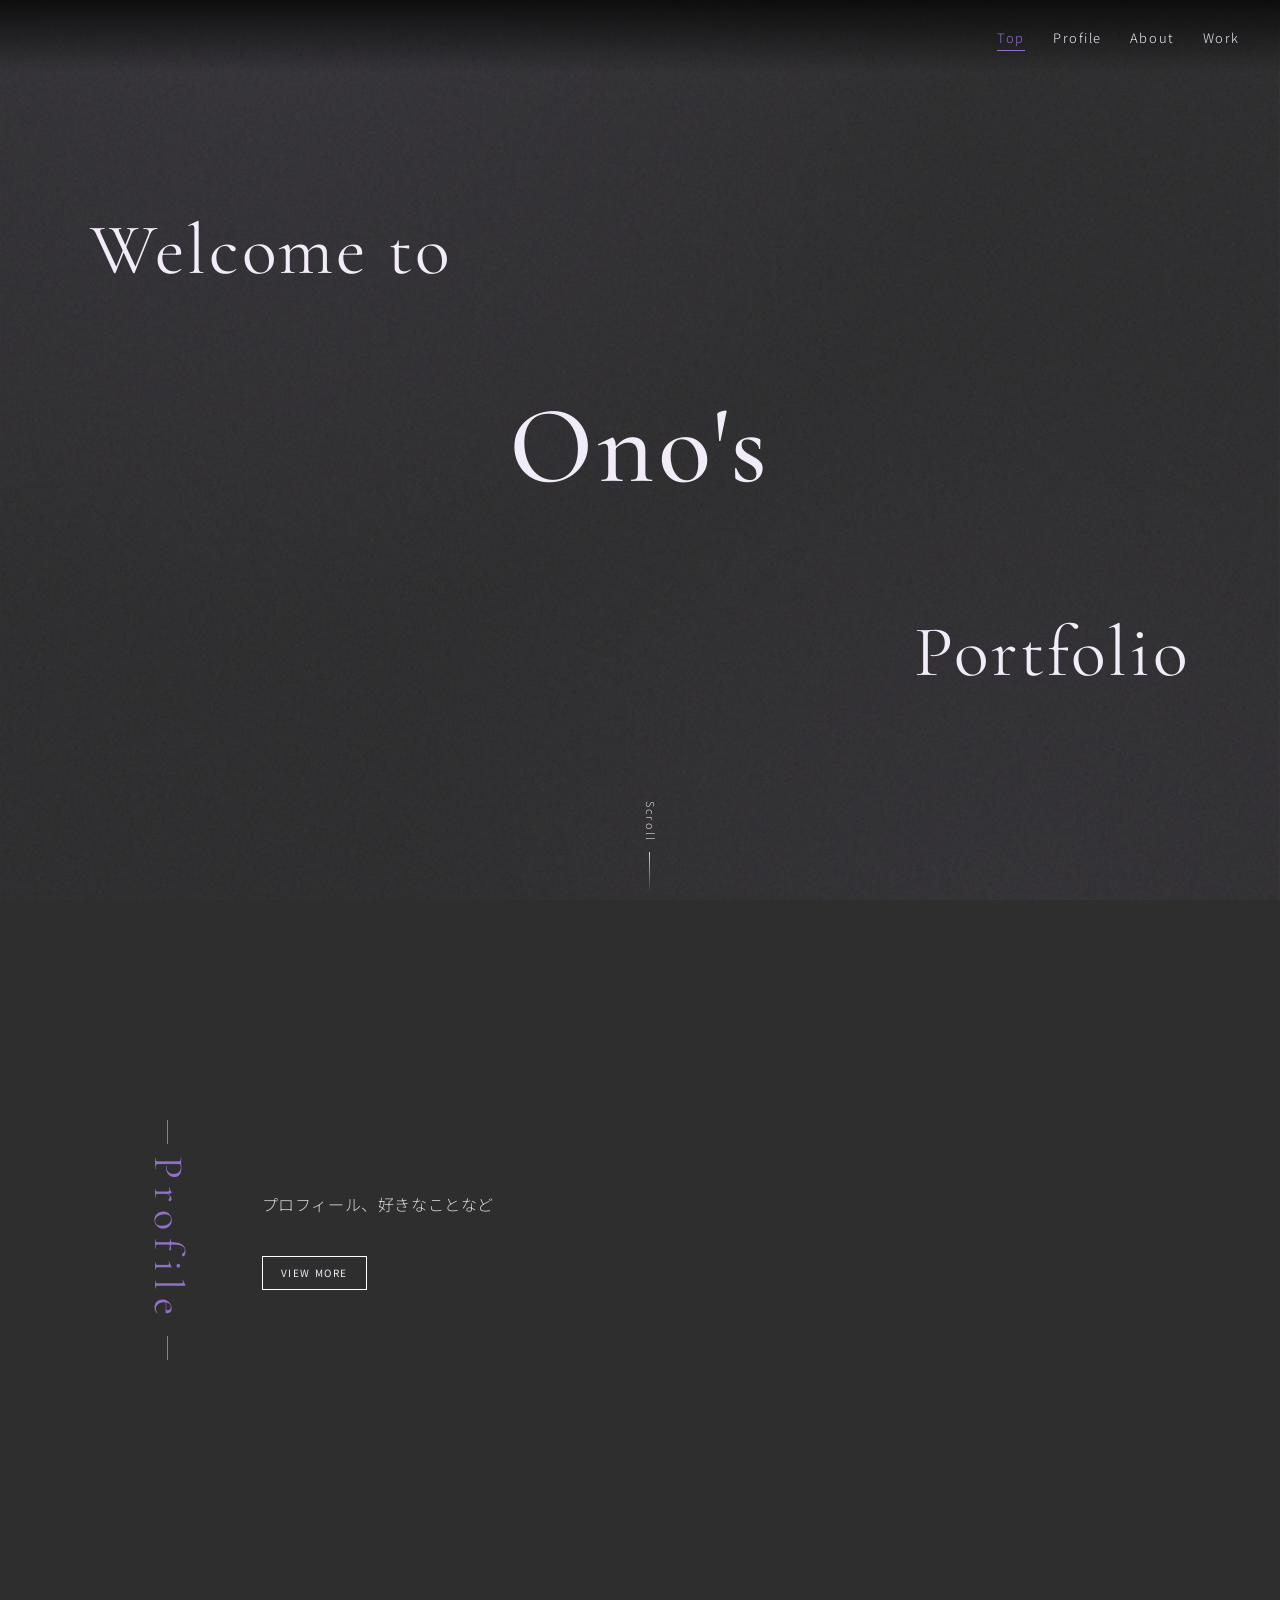
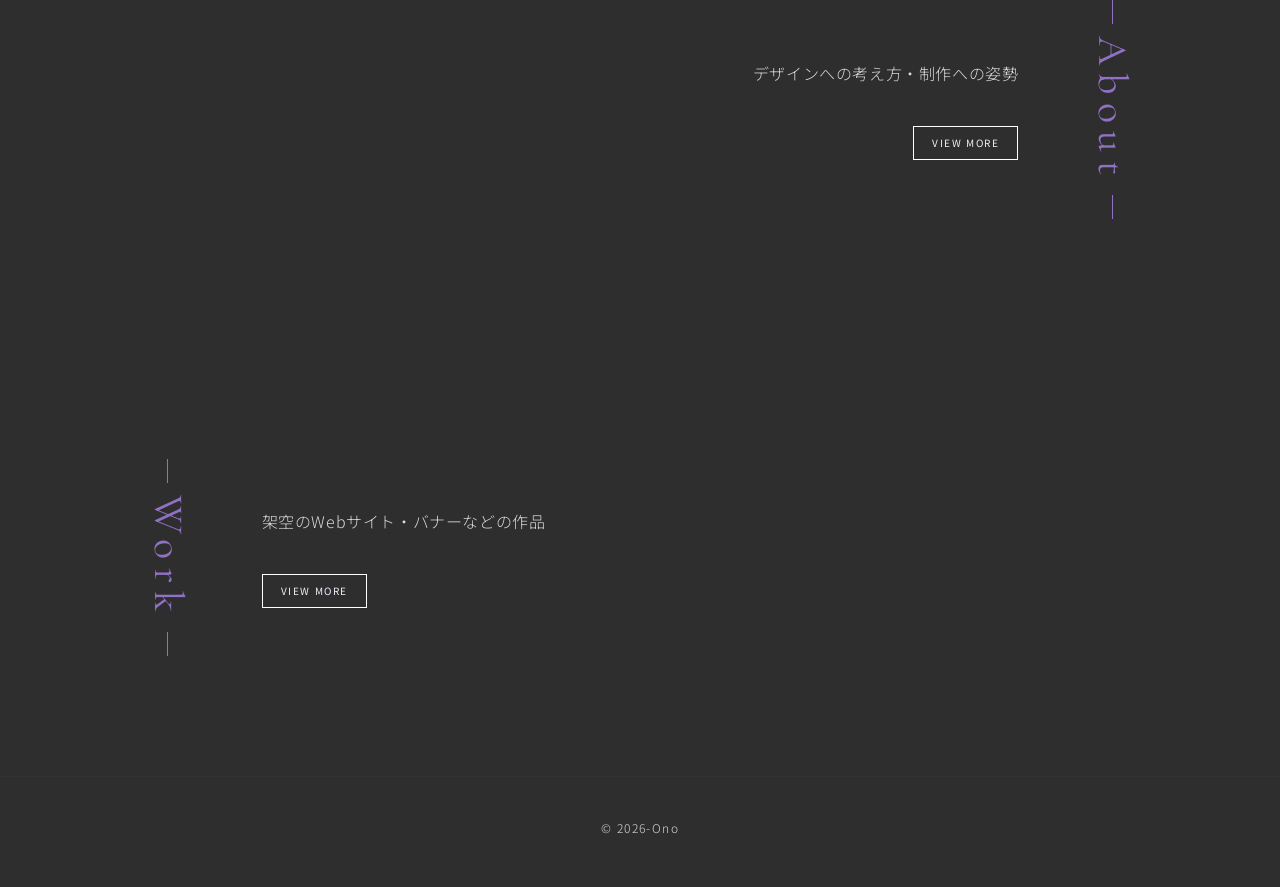
<file: index.html>
<!DOCTYPE html>
<html lang="ja">
<head>
  <meta charset="UTF-8">
  <meta name="viewport" content="width=device-width, initial-scale=1.0">
  <title>Ono's Portfolio | Web Designer</title>
  <meta name="description" content="Webデザイナー Ono のポートフォリオサイトです。デザインとコーディングを軸に、見やすく使いやすいWebサイトづくりを大切にしています。">
  <!-- フォント（Google Fonts） -->
  <link rel="preconnect" href="https://fonts.googleapis.com">
  <link rel="preconnect" href="https://fonts.gstatic.com" crossorigin>
  <link href="https://fonts.googleapis.com/css2?family=Cormorant+Garamond:ital,wght@0,400;0,500;0,600;1,400&family=Noto+Sans+JP:wght@300;400;500&display=swap" rel="stylesheet">
  <!-- CSS -->
  <link rel="stylesheet" href="css/style.css">
</head>
<body>
  <!-- ========== ヘッダー / ナビゲーション ========== -->
  <header class="header">
    <div class="header__inner">
      <!-- スマホ用メニューボタン（ハンバーガー） -->
      <button class="hamburger" type="button" aria-label="メニューを開く" aria-expanded="false">
        <span class="hamburger__line"></span>
        <span class="hamburger__line"></span>
        <span class="hamburger__line"></span>
      </button>

      <!-- ナビゲーション：Top → Profile → About → Work -->
      <nav class="nav" aria-label="メインメニュー">
        <ul class="nav__list">
          <li class="nav__item"><a href="index.html" class="nav__link is-active">Top</a></li>
          <li class="nav__item"><a href="profile.html" class="nav__link">Profile</a></li>
          <li class="nav__item"><a href="about.html" class="nav__link">About</a></li>
          <li class="nav__item"><a href="work.html" class="nav__link">Work</a></li>
        </ul>
      </nav>
    </div>
  </header>

  <main>
    <!-- ========== ヒーロー（ファーストビュー） ========== -->
    <section class="hero" id="top">
      <div class="hero__inner">
        <!-- スタッガード（ずれて並ぶ）見出し -->
        <p class="hero__line hero__line--welcome">Welcome to</p>
        <h1 class="hero__line hero__line--name">Ono's</h1>
        <p class="hero__line hero__line--portfolio">Portfolio</p>
      </div>
      <!-- スクロール案内 -->
      <a href="#profile-preview" class="hero__scroll" aria-label="下にスクロール">
        <span class="hero__scroll-text">Scroll</span>
      </a>
    </section>

    <!-- ========== Profile プレビュー ========== -->
    <section class="preview preview--left fade-in" id="profile-preview">
      <h2 class="preview__title">Profile</h2>
      <div class="preview__body">
        <div class="preview__content">
          <p class="preview__text">プロフィール、好きなことなど</p>
          <a href="profile.html" class="btn">VIEW MORE</a>
        </div>
      </div>
    </section>

    <!-- ========== About プレビュー ========== -->
    <section class="preview preview--right fade-in" id="about-preview">
      <h2 class="preview__title">About</h2>
      <div class="preview__body">
        <div class="preview__content">
          <p class="preview__text">デザインへの考え方・制作への姿勢</p>
          <a href="about.html" class="btn">VIEW MORE</a>
        </div>
      </div>
    </section>

    <!-- ========== Work プレビュー ========== -->
    <section class="preview preview--left fade-in" id="work-preview">
      <h2 class="preview__title">Work</h2>
      <div class="preview__body">
        <div class="preview__content">
          <p class="preview__text">架空のWebサイト・バナーなどの作品</p>
          <a href="work.html" class="btn">VIEW MORE</a>
        </div>
      </div>
    </section>
  </main>

  <!-- ========== フッター ========== -->
  <footer class="footer">
    <p class="footer__copy">&copy; 2026-Ono</p>
  </footer>

  <!-- JavaScript -->
  <script src="js/script.js"></script>
</body>
</html>
</file>
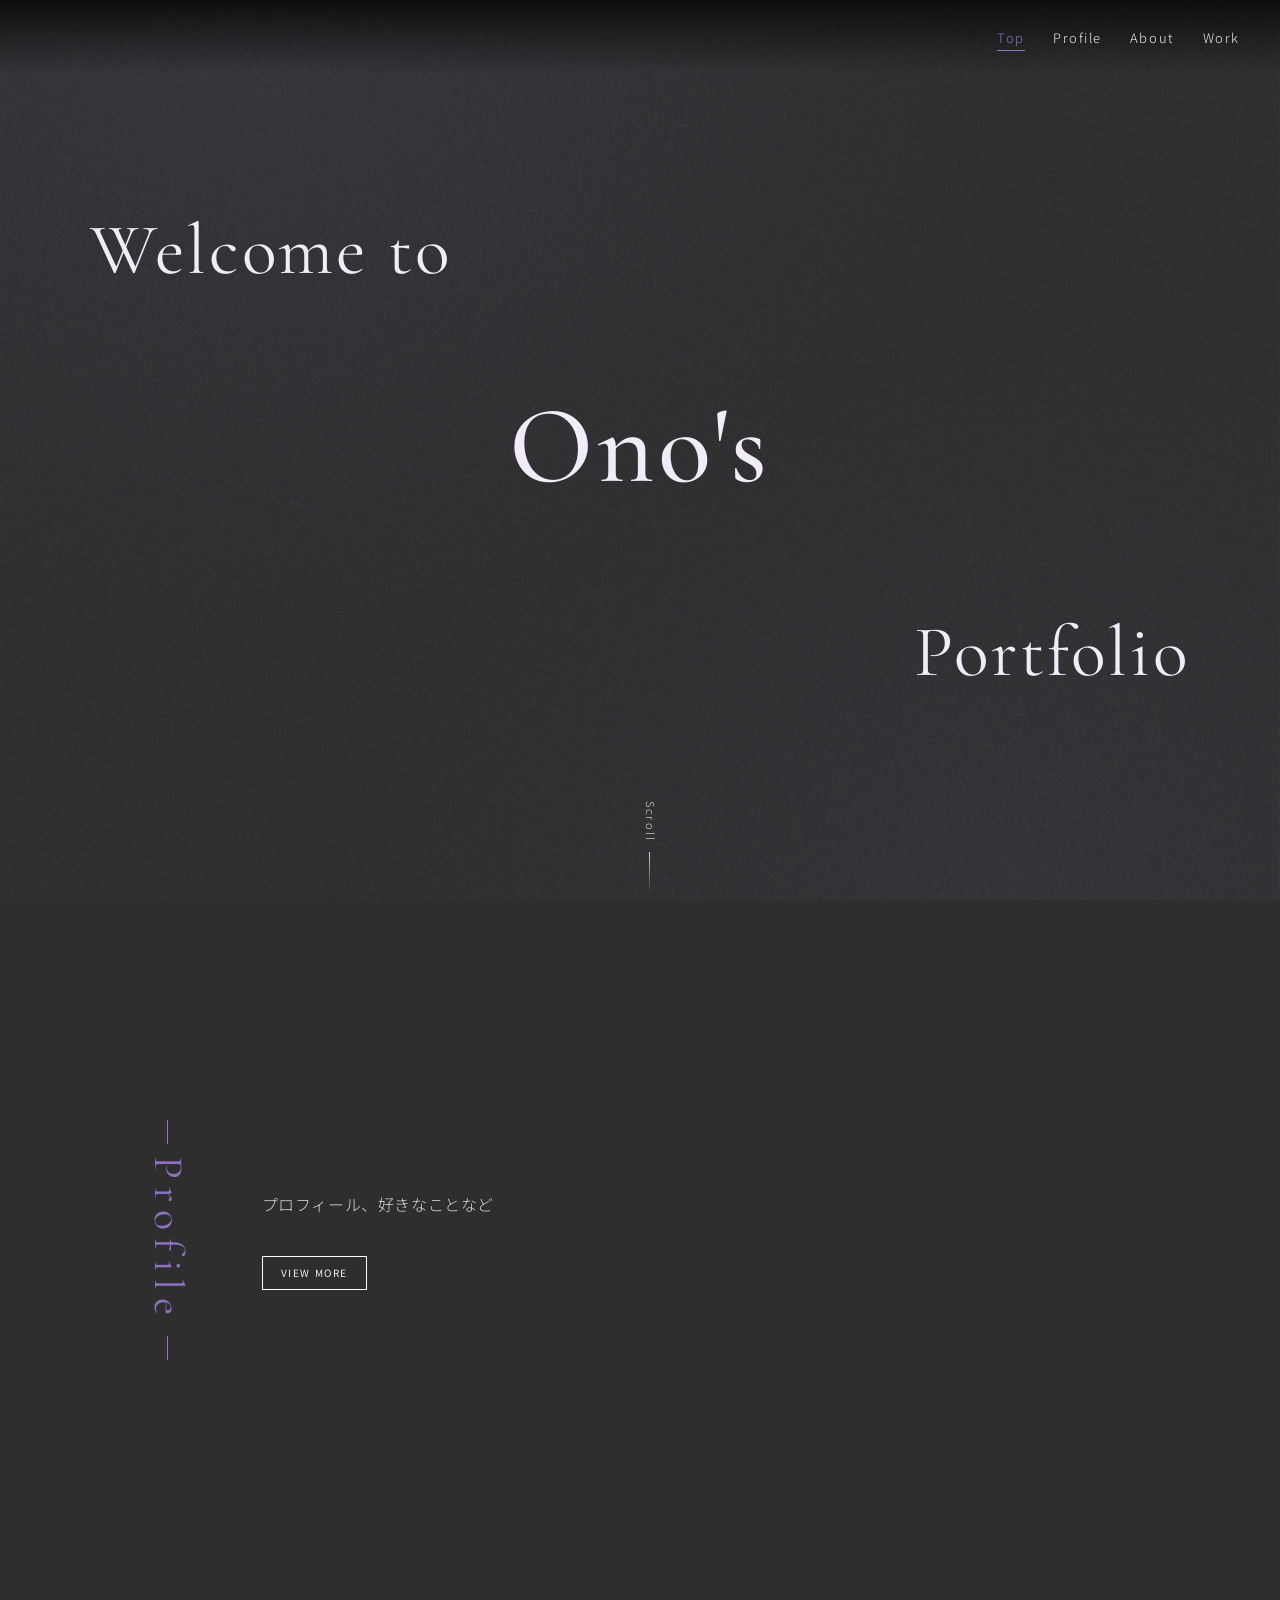
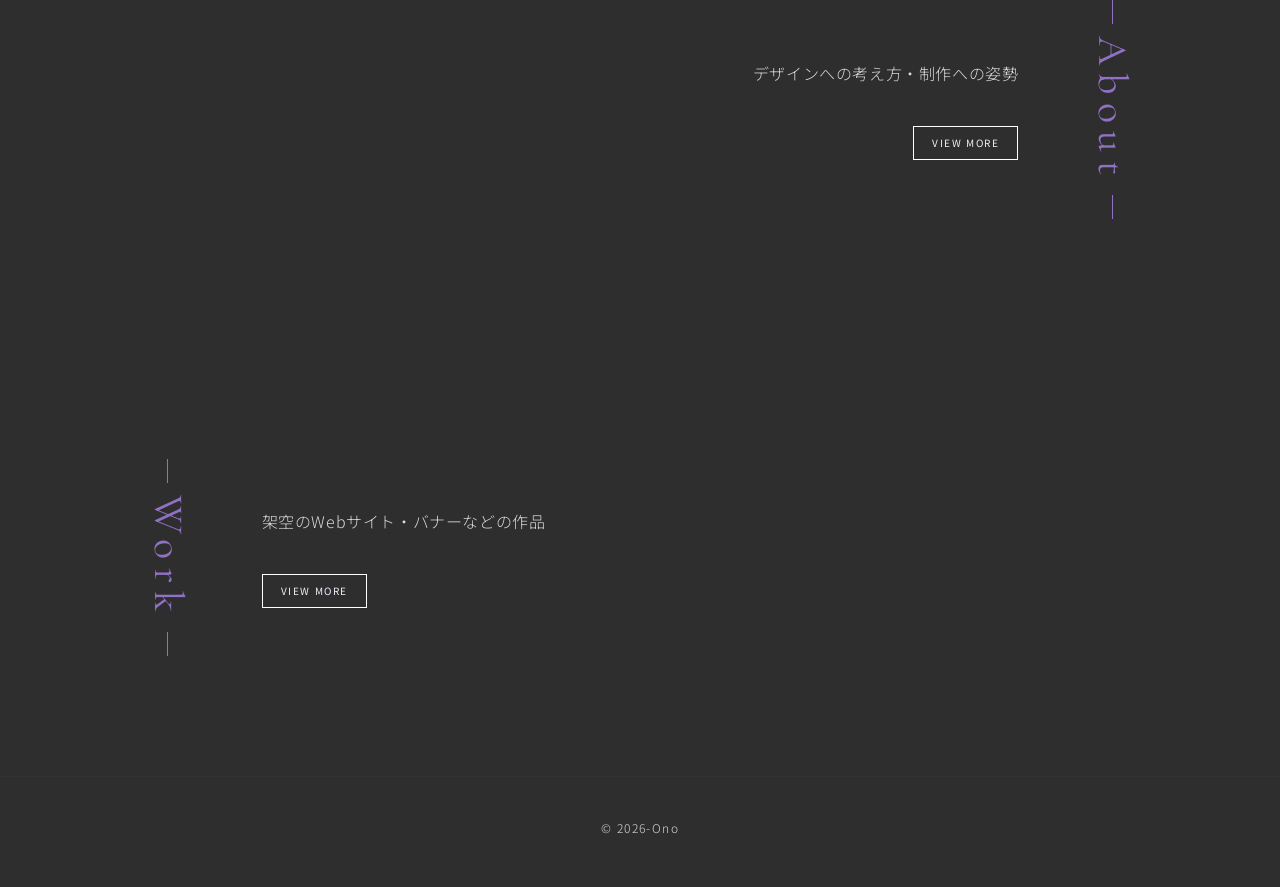
<file: PFサイト/index.html>
<!DOCTYPE html>
<html lang="ja">
<head>
  <meta charset="UTF-8">
  <meta name="viewport" content="width=device-width, initial-scale=1.0">
  <title>Ono's Portfolio | Web Designer</title>
  <meta name="description" content="Webデザイナー Ono のポートフォリオサイトです。デザインとコーディングを軸に、見やすく使いやすいWebサイトづくりを大切にしています。">
  <!-- フォント（Google Fonts） -->
  <link rel="preconnect" href="https://fonts.googleapis.com">
  <link rel="preconnect" href="https://fonts.gstatic.com" crossorigin>
  <link href="https://fonts.googleapis.com/css2?family=Cormorant+Garamond:ital,wght@0,400;0,500;0,600;1,400&family=Noto+Sans+JP:wght@300;400;500&display=swap" rel="stylesheet">
  <!-- CSS -->
  <link rel="stylesheet" href="css/style.css">
</head>
<body>
  <!-- ========== ヘッダー / ナビゲーション ========== -->
  <header class="header">
    <div class="header__inner">
      <!-- スマホ用メニューボタン（ハンバーガー） -->
      <button class="hamburger" type="button" aria-label="メニューを開く" aria-expanded="false">
        <span class="hamburger__line"></span>
        <span class="hamburger__line"></span>
        <span class="hamburger__line"></span>
      </button>

      <!-- ナビゲーション：Top → Profile → About → Work -->
      <nav class="nav" aria-label="メインメニュー">
        <ul class="nav__list">
          <li class="nav__item"><a href="index.html" class="nav__link is-active">Top</a></li>
          <li class="nav__item"><a href="profile.html" class="nav__link">Profile</a></li>
          <li class="nav__item"><a href="about.html" class="nav__link">About</a></li>
          <li class="nav__item"><a href="work.html" class="nav__link">Work</a></li>
        </ul>
      </nav>
    </div>
  </header>

  <main>
    <!-- ========== ヒーロー（ファーストビュー） ========== -->
    <section class="hero" id="top">
      <div class="hero__inner">
        <!-- スタッガード（ずれて並ぶ）見出し -->
        <p class="hero__line hero__line--welcome">Welcome to</p>
        <h1 class="hero__line hero__line--name">Ono's</h1>
        <p class="hero__line hero__line--portfolio">Portfolio</p>
      </div>
      <!-- スクロール案内 -->
      <a href="#profile-preview" class="hero__scroll" aria-label="下にスクロール">
        <span class="hero__scroll-text">Scroll</span>
      </a>
    </section>

    <!-- ========== Profile プレビュー ========== -->
    <section class="preview preview--left fade-in" id="profile-preview">
      <h2 class="preview__title">Profile</h2>
      <div class="preview__body">
        <div class="preview__content">
          <p class="preview__text">プロフィール、好きなことなど</p>
          <a href="profile.html" class="btn">VIEW MORE</a>
        </div>
        <!-- <div class="preview__media">
          <img src="img/about-thumb.svg" alt="プロフィールイメージ" width="200" height="200">
        </div> -->
      </div>
    </section>

    <!-- ========== About プレビュー ========== -->
    <section class="preview preview--right fade-in" id="about-preview">
      <h2 class="preview__title">About</h2>
      <div class="preview__body">
        <div class="preview__content">
          <p class="preview__text">デザインへの考え方・制作への姿勢</p>
          <a href="about.html" class="btn">VIEW MORE</a>
        </div>
      </div>
    </section>

    <!-- ========== Work プレビュー ========== -->
    <section class="preview preview--left fade-in" id="work-preview">
      <h2 class="preview__title">Work</h2>
      <div class="preview__body">
        <div class="preview__content">
          <p class="preview__text">架空のWebサイト・バナーなどの作品</p>
          <a href="work.html" class="btn">VIEW MORE</a>
        </div>
      </div>
    </section>
  </main>

  <!-- ========== フッター ========== -->
  <footer class="footer">
    <p class="footer__copy">&copy; 2026-Ono</p>
  </footer>

  <!-- JavaScript -->
  <script src="js/script.js"></script>
</body>
</html>
</file>
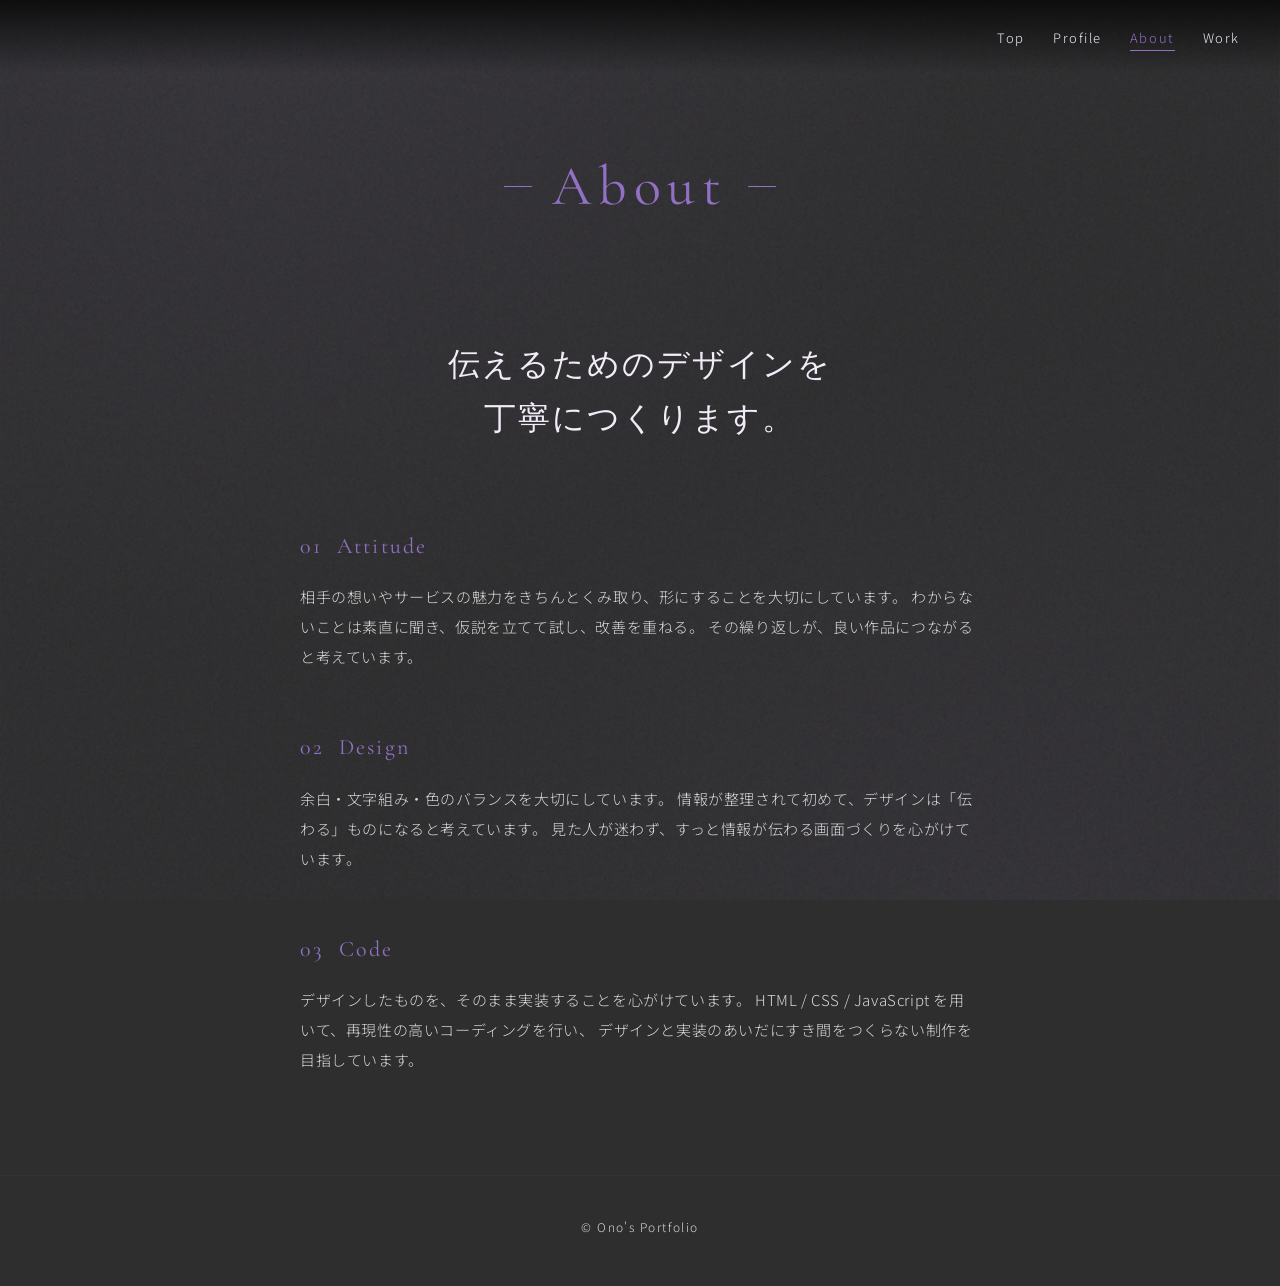
<file: about.html>
<!DOCTYPE html>
<html lang="ja">
<head>
  <meta charset="UTF-8">
  <meta name="viewport" content="width=device-width, initial-scale=1.0">
  <title>About | Ono's Portfolio</title>
  <meta name="description" content="Webデザイナー Ono の考え方・制作への姿勢">
  <link rel="preconnect" href="https://fonts.googleapis.com">
  <link rel="preconnect" href="https://fonts.gstatic.com" crossorigin>
  <link href="https://fonts.googleapis.com/css2?family=Cormorant+Garamond:ital,wght@0,400;0,500;0,600;1,400&family=Noto+Sans+JP:wght@300;400;500&display=swap" rel="stylesheet">
  <link rel="stylesheet" href="css/style.css">
</head>
<body>
  <!-- ========== ヘッダー / ナビゲーション ========== -->
  <header class="header">
    <div class="header__inner">
      <button class="hamburger" type="button" aria-label="メニューを開く" aria-expanded="false">
        <span class="hamburger__line"></span>
        <span class="hamburger__line"></span>
        <span class="hamburger__line"></span>
      </button>

      <nav class="nav" aria-label="メインメニュー">
        <ul class="nav__list">
          <li class="nav__item"><a href="index.html" class="nav__link">Top</a></li>
          <li class="nav__item"><a href="profile.html" class="nav__link">Profile</a></li>
          <li class="nav__item"><a href="about.html" class="nav__link is-active">About</a></li>
          <li class="nav__item"><a href="work.html" class="nav__link">Work</a></li>
        </ul>
      </nav>
    </div>
  </header>

  <main>
    <!-- ========== About ページ ========== -->
    <section class="page-hero">
      <h1 class="page-hero__title">About</h1>
    </section>

    <!-- リード文 -->
    <section class="about-lead fade-in">
      <p class="about-lead__text">
        <!-- 「見た目がきれい」だけで終わらない。<br> -->
        伝えるためのデザインを<br>丁寧につくります。
      </p>
    </section>

    <!-- 考え方・姿勢 -->
    <section class="about-list fade-in">
      <article class="about-item">
        <h2 class="about-item__title">01&nbsp;&nbsp;Attitude</h2>
        <p class="about-item__text">
          相手の想いやサービスの魅力をきちんとくみ取り、形にすることを大切にしています。
          わからないことは素直に聞き、仮説を立てて試し、改善を重ねる。
          その繰り返しが、良い作品につながると考えています。
        </p>
      </article>


      <article class="about-item">
        <h2 class="about-item__title">02&nbsp;&nbsp;Design</h2>
        <p class="about-item__text">
          余白・文字組み・色のバランスを大切にしています。
          情報が整理されて初めて、デザインは「伝わる」ものになると考えています。
          見た人が迷わず、すっと情報が伝わる画面づくりを心がけています。
        </p>
      </article>

      <article class="about-item">
        <h2 class="about-item__title">03&nbsp;&nbsp;Code</h2>
        <p class="about-item__text">
          デザインしたものを、そのまま実装することを心がけています。
          HTML / CSS / JavaScript を用いて、再現性の高いコーディングを行い、
          デザインと実装のあいだにすき間をつくらない制作を目指しています。
        </p>
      </article>

    </section>
  </main>

  <footer class="footer">
    <p class="footer__copy">&copy; Ono's Portfolio</p>
  </footer>

  <script src="js/script.js"></script>
</body>
</html>
</file>
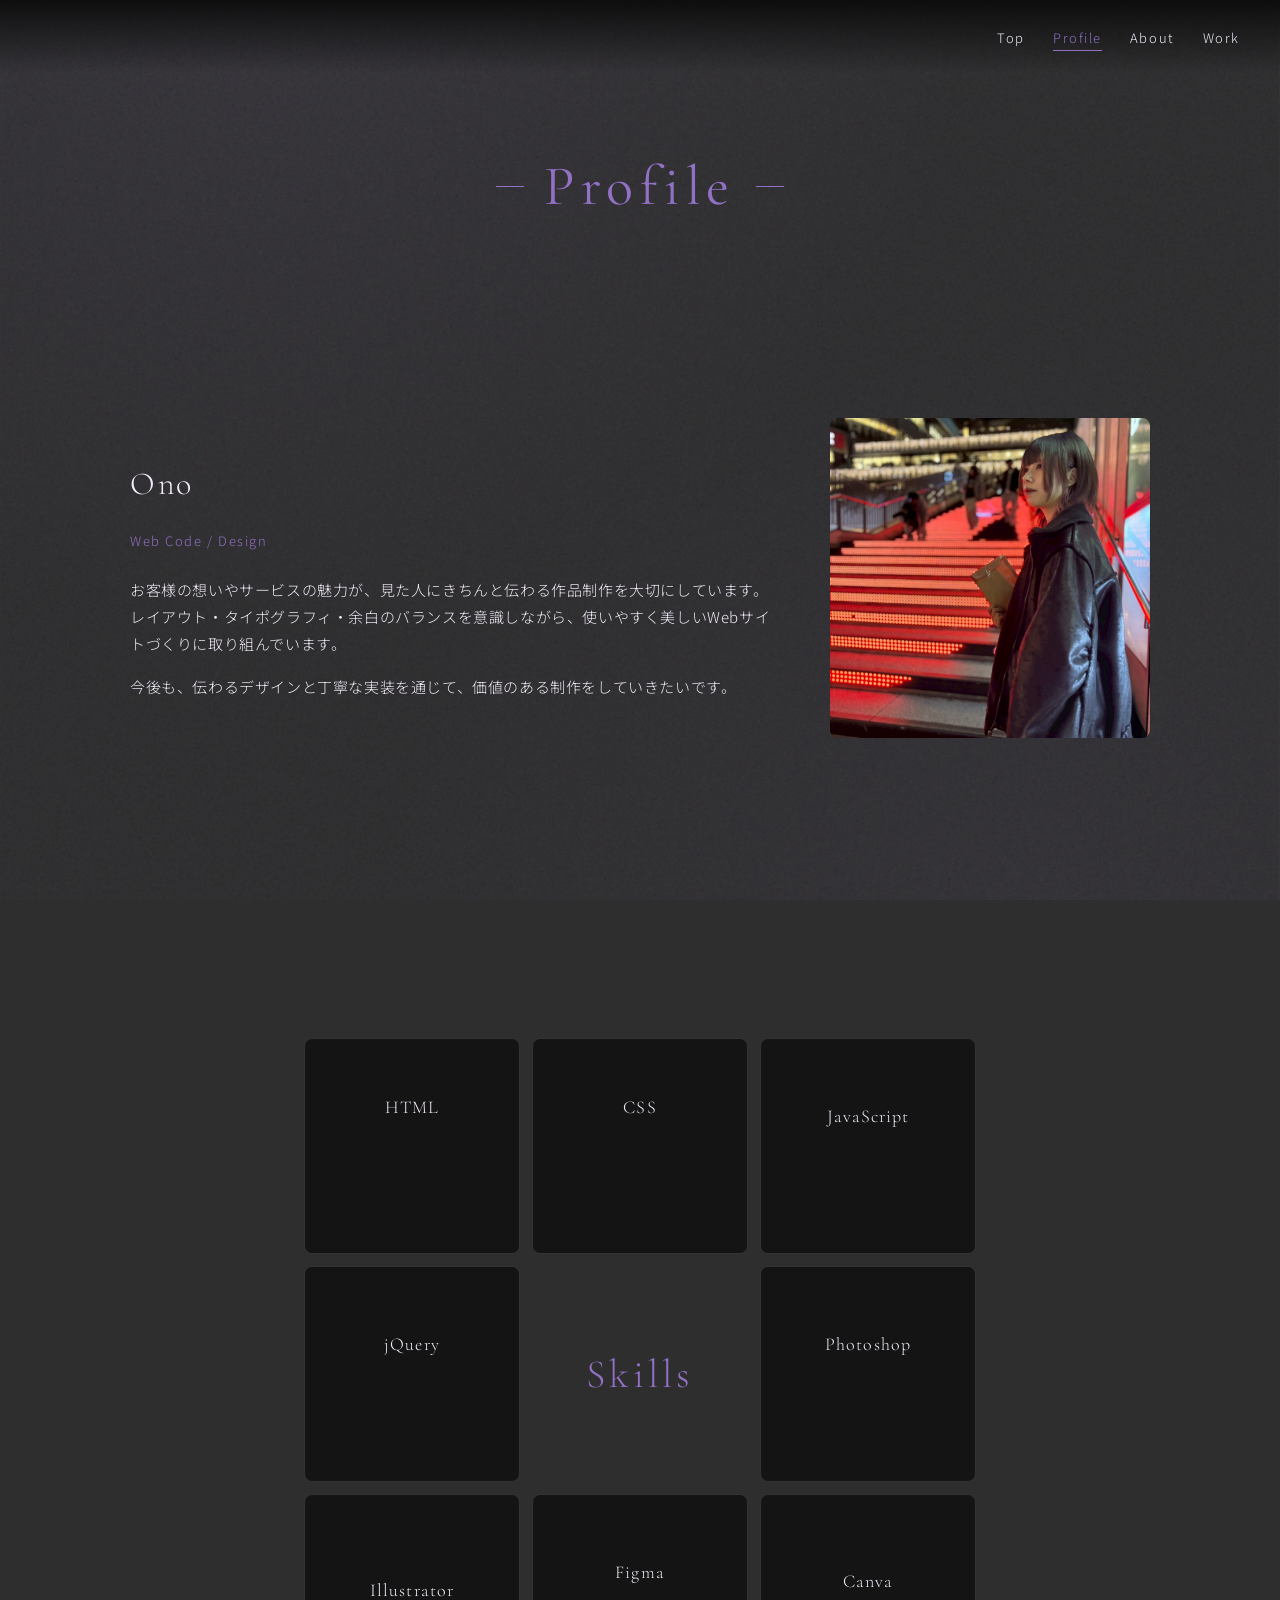
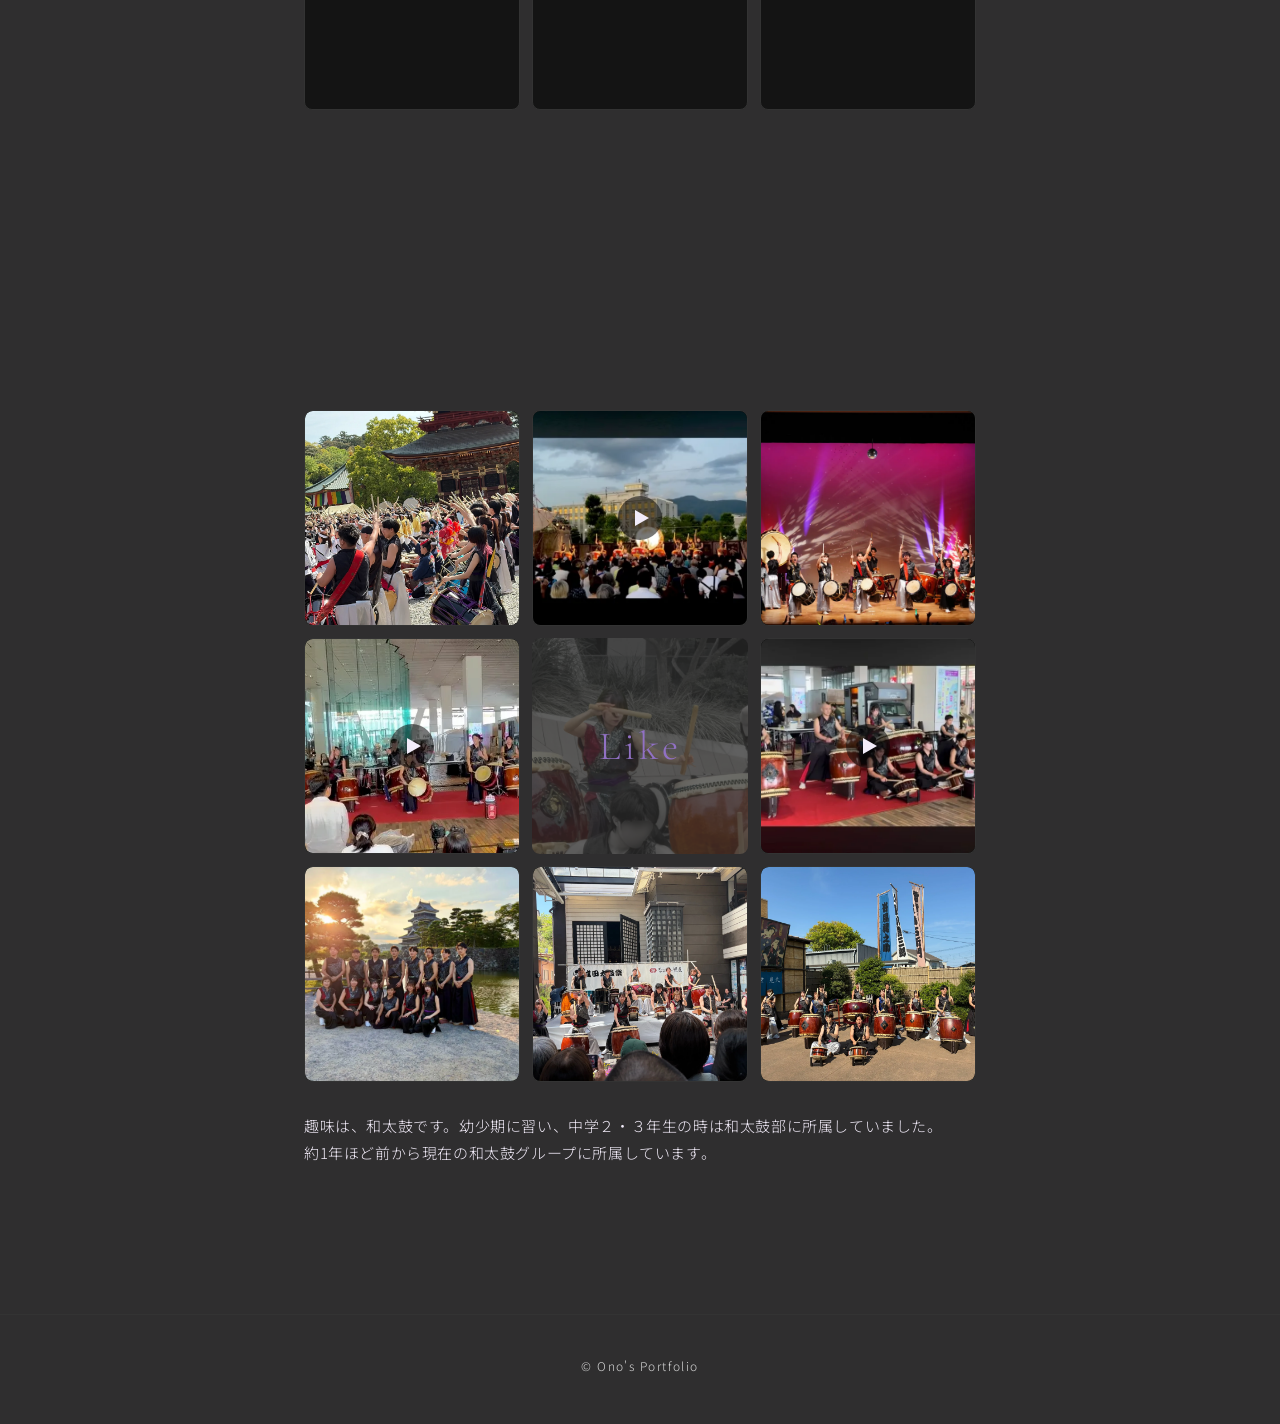
<file: profile.html>
<!DOCTYPE html>
<html lang="ja">
<head>
  <meta charset="UTF-8">
  <meta name="viewport" content="width=device-width, initial-scale=1.0">
  <title>Profile | Ono's Portfolio</title>
  <meta name="description" content="Webデザイナー Ono のプロフィール・好きなこと・スキルをご紹介します。">
  <link rel="preconnect" href="https://fonts.googleapis.com">
  <link rel="preconnect" href="https://fonts.gstatic.com" crossorigin>
  <link href="https://fonts.googleapis.com/css2?family=Cormorant+Garamond:ital,wght@0,400;0,500;0,600;1,400&family=Noto+Sans+JP:wght@300;400;500&display=swap" rel="stylesheet">
  <link rel="stylesheet" href="css/style.css">
</head>
<body class="page-profile">
  <!-- ========== ヘッダー / ナビゲーション ========== -->
  <header class="header">
    <div class="header__inner">
      <button class="hamburger" type="button" aria-label="メニューを開く" aria-expanded="false">
        <span class="hamburger__line"></span>
        <span class="hamburger__line"></span>
        <span class="hamburger__line"></span>
      </button>

      <nav class="nav" aria-label="メインメニュー">
        <ul class="nav__list">
          <li class="nav__item"><a href="index.html" class="nav__link">Top</a></li>
          <li class="nav__item"><a href="profile.html" class="nav__link is-active">Profile</a></li>
          <li class="nav__item"><a href="about.html" class="nav__link">About</a></li>
          <li class="nav__item"><a href="work.html" class="nav__link">Work</a></li>
        </ul>
      </nav>
    </div>
  </header>

  <main class="profile-main">
    <!-- ========== Profile ページ ========== -->
    <section class="page-hero">
      <h1 class="page-hero__title">Profile</h1>
    </section>

    <!-- ---------- プロフィール紹介 ---------- -->
    <section class="profile fade-in">
      <div class="profile__inner">
        <div class="profile__text">
          <p class="profile__name">Ono</p>
          <p class="profile__role">Web Code / Design</p>
          <p>
            お客様の想いやサービスの魅力が、見た人にきちんと伝わる作品制作を大切にしています。
            レイアウト・タイポグラフィ・余白のバランスを意識しながら、使いやすく美しいWebサイトづくりに取り組んでいます。
          </p>
          <p>
            <!-- HTML / CSS / JavaScript でのコーディングも行い、デザインから実装まで一貫して対応できます。 -->
            今後も、伝わるデザインと丁寧な実装を通じて、価値のある制作をしていきたいです。
          </p>
        </div>
        <div class="profile__image">
          <img src="img/profile02.jpg" alt="Onoのプロフィール写真" width="400" height="400">
        </div>
      </div>
    </section>
    
    <!-- ---------- Skills（スキル） ---------- -->
    <section class="skills fade-in">
      <!--
        3×3のグリッド。
        中央セルに「Skills」、周囲に使用できる技術を配置します。
      -->
      <div class="grid-3x3 grid-3x3--skills">
        <div class="grid-3x3__item grid-3x3__item--skill">
          <span class="skill-name">HTML</span>
          <p class="skill__caption">オリジナルのWebサイトを制作しています。<br>デザインカンプからのコーディング、レスポンシブ対応が可能です。</p>
        </div>
        <div class="grid-3x3__item grid-3x3__item--skill">
          <span class="skill-name">CSS</span>
          <p class="skill__caption">オリジナルのWebサイトを制作しています。<br>デザインカンプからのコーディング、レスポンシブ対応が可能です。</p>
        </div>
        <div class="grid-3x3__item grid-3x3__item--skill">
          <span class="skill-name">JavaScript</span>
          <p class="skill__caption">ハンバーガーメニュー、スライダーなど、基本的な動的パーツの実装が可能です。</p>
        </div>
        <div class="grid-3x3__item grid-3x3__item--skill">
          <span class="skill-name">jQuery</span>
          <p class="skill__caption">ハンバーガーメニュー、スライダーなど、基本的な動的パーツの実装が可能です。</p>
        </div>
        <!-- 中央：タイトル -->
        <div class="grid-3x3__item grid-3x3__item--center">
          <span class="grid-3x3__title">Skills</span>
        </div>
        <div class="grid-3x3__item grid-3x3__item--skill">
          <span class="skill-name">Photoshop</span>
          <p class="skill__caption">写真の色調補正、不要物の除去、トーンカーブやマスクを使った合成処理が可能です。</p>
        </div>
        <div class="grid-3x3__item grid-3x3__item--skill">
          <span class="skill-name">Illustrator</span>
          <p class="skill__caption">パーツ作成・バナー制作が可能です。</p>
        </div>
        <div class="grid-3x3__item grid-3x3__item--skill">
          <span class="skill-name">Figma</span>
          <p class="skill__caption">AutoLayoutを使用したワイヤーフレーム、デザインカンプ制作が可能です。</p>
        </div>
        <div class="grid-3x3__item grid-3x3__item--skill">
          <span class="skill-name">Canva</span>
          <p class="skill__caption">プレゼン資料・SNS用画像制作が可能です。</p>
        </div>
      </div>
    </section>
      <!-- ---------- Like（好きなこと：和太鼓「志童」） ---------- -->
      <section class="like fade-in">
        
        <!--
          3×3のグリッド。
          中央セルに「Like」、周囲8マスに和太鼓（志童）の写真・動画を配置します。
          動画のセルはクリックするとポップアップで再生されます。
          -->
          <div class="grid-3x3">
            <div class="grid-3x3__item">
              <img src="img/like01.webp" alt="和太鼓「志童」の演奏の様子" width="200" height="200">
            </div>
            <button type="button" class="grid-3x3__item like__video-trigger" data-video-src="img/like06.mov" aria-label="和太鼓「志童」の演奏動画を再生">
              <img src="img/like06-poster.webp" alt="和太鼓「志童」の演奏動画" width="200" height="200">
              <span class="like__play-icon" aria-hidden="true"></span>
            </button>
            <div class="grid-3x3__item">
              <img src="img/like02.webp" alt="和太鼓「志童」の演奏の様子" width="200" height="200">
            </div>
            <button type="button" class="grid-3x3__item like__video-trigger" data-video-src="img/like07.mov" aria-label="和太鼓「志童」の演奏動画を再生">
              <img src="img/like07-poster.webp" alt="和太鼓「志童」の演奏動画" width="200" height="200">
              <span class="like__play-icon" aria-hidden="true"></span>
            </button>
            <!-- 中央：タイトル -->
            <div class="grid-3x3__item grid-3x3__item--center">
              <span class="grid-3x3__title">Like</span>
            </div>
            <button type="button" class="grid-3x3__item like__video-trigger" data-video-src="img/like08.mov" aria-label="和太鼓「志童」の演奏動画を再生">
              <img src="img/like08-poster.webp" alt="和太鼓「志童」の演奏動画" width="200" height="200">
              <span class="like__play-icon" aria-hidden="true"></span>
            </button>
            <div class="grid-3x3__item">
              <img src="img/like03.webp" alt="和太鼓「志童」の演奏の様子" width="200" height="200">
            </div>
            <div class="grid-3x3__item">
              <img src="img/like04.webp" alt="和太鼓「志童」の演奏の様子" width="200" height="200">
            </div>
            <div class="grid-3x3__item">
              <img src="img/like05.webp" alt="和太鼓「志童」の演奏の様子" width="200" height="200">
            </div>
          </div>
          <p class="like-text">趣味は、和太鼓です。幼少期に習い、中学２・３年生の時は和太鼓部に所属していました。<br>約1年ほど前から現在の和太鼓グループに所属しています。</p>
        </section>
        
        <!-- ---------- 動画再生ポップアップ ---------- -->
        <div class="media-modal" id="likeVideoModal" aria-hidden="true">
          <div class="media-modal__overlay" data-modal-close></div>
          <div class="media-modal__dialog" role="dialog" aria-modal="true" aria-label="動画再生">
            <button type="button" class="media-modal__close" data-modal-close aria-label="閉じる">&times;</button>
            <video class="media-modal__video" controls playsinline muted></video>
          </div>
        </div>
        
      </main>
      <footer class="footer">
    <p class="footer__copy">&copy; Ono's Portfolio</p>
  </footer>

  <script src="js/script.js"></script>
</body>
</html>
</file>
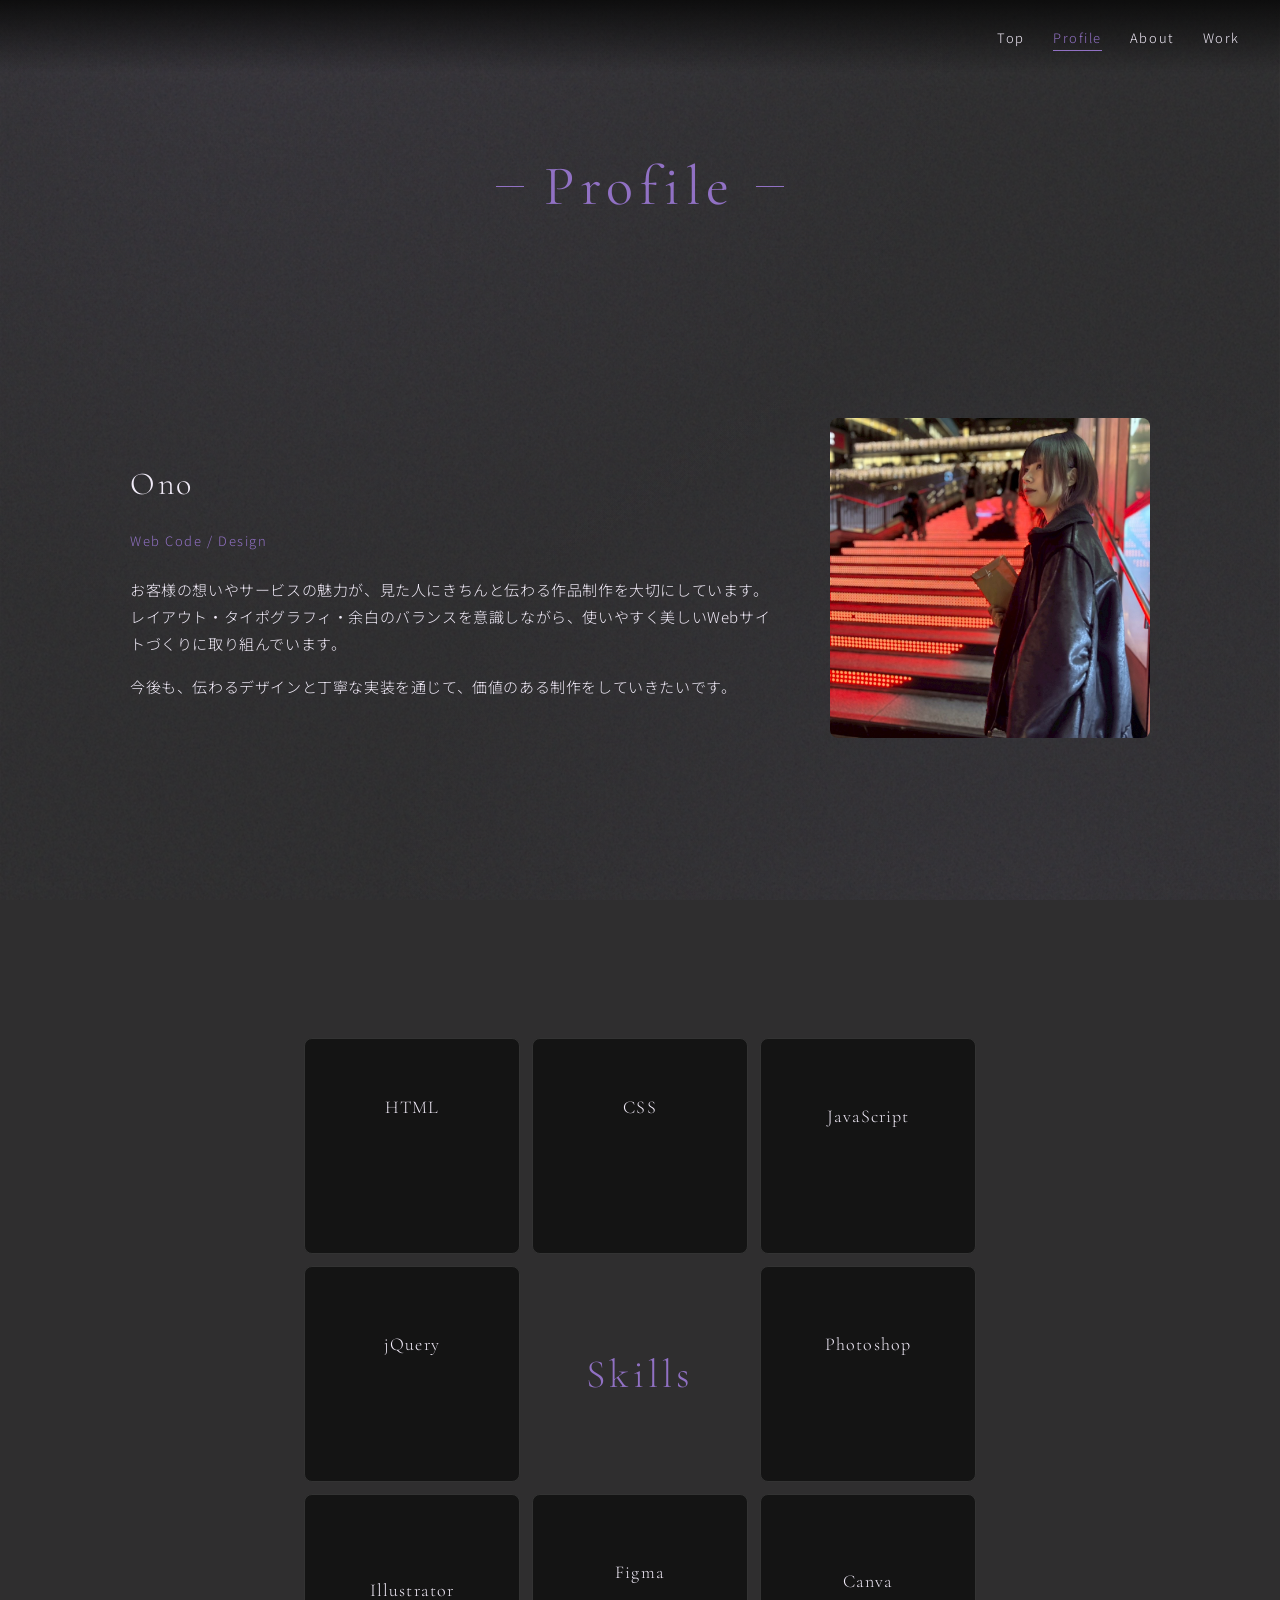
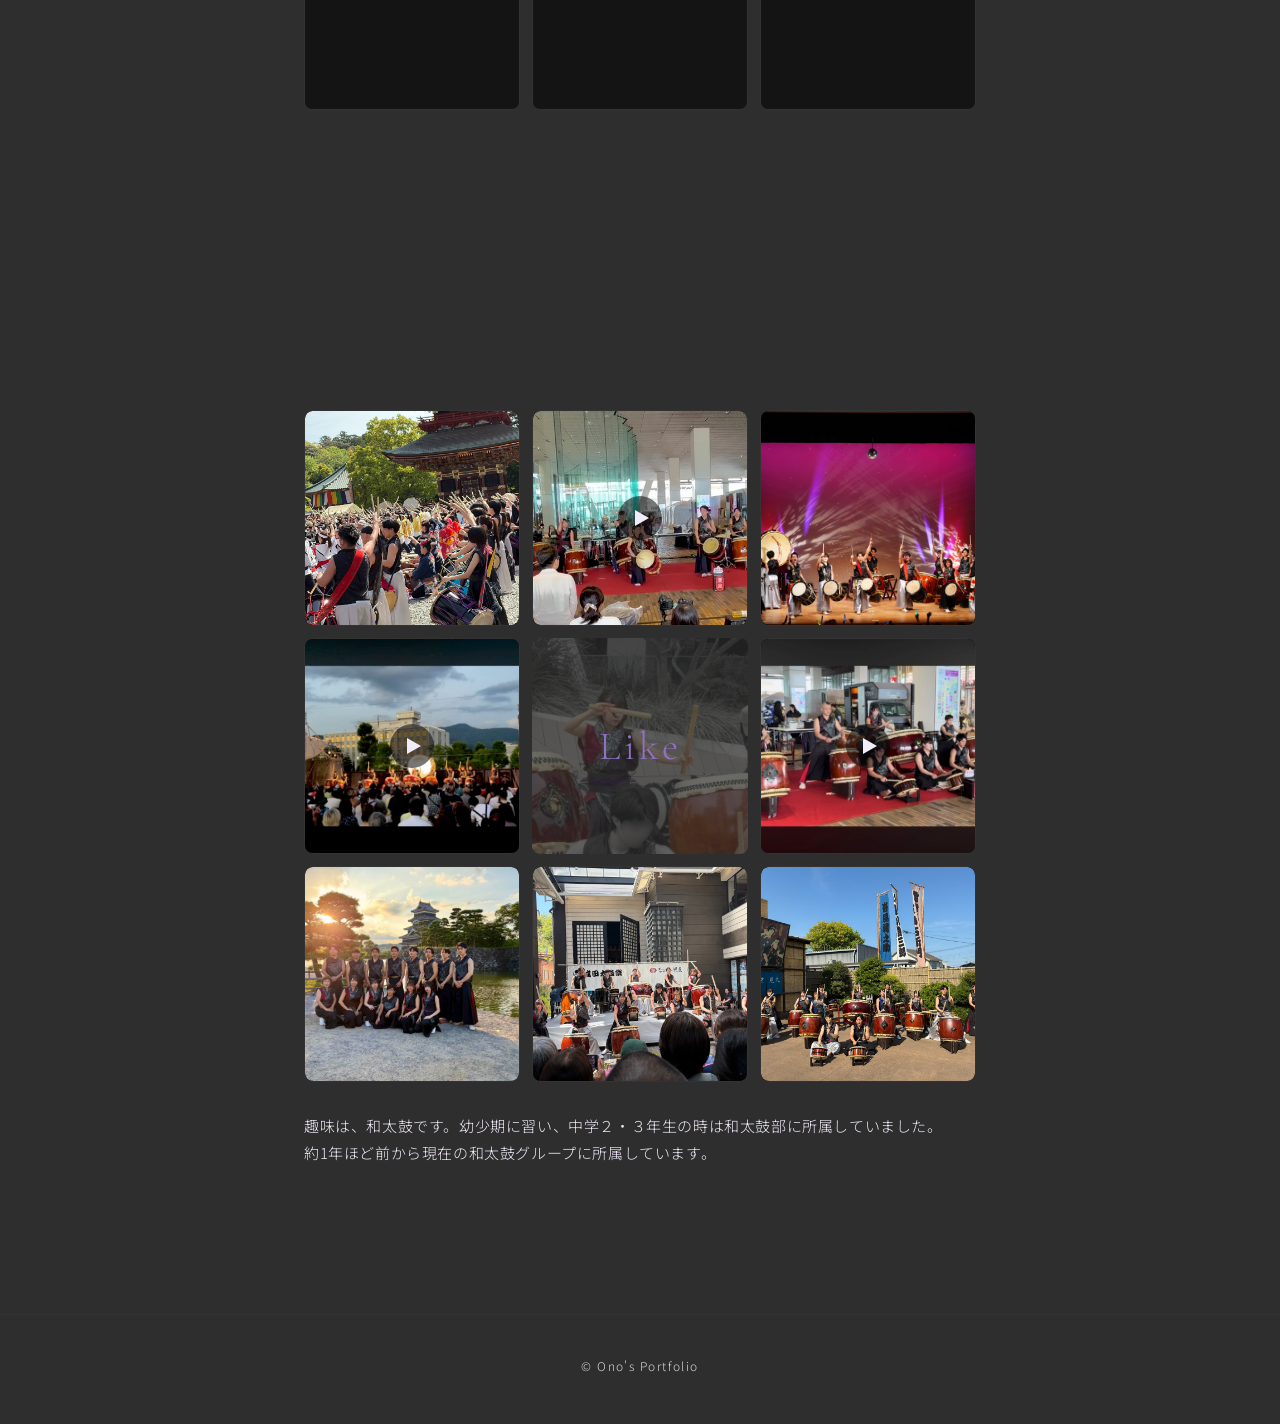
<file: PFサイト/profile.html>
<!DOCTYPE html>
<html lang="ja">
<head>
  <meta charset="UTF-8">
  <meta name="viewport" content="width=device-width, initial-scale=1.0">
  <title>Profile | Ono's Portfolio</title>
  <meta name="description" content="Webデザイナー Ono のプロフィール・好きなこと・スキルをご紹介します。">
  <link rel="preconnect" href="https://fonts.googleapis.com">
  <link rel="preconnect" href="https://fonts.gstatic.com" crossorigin>
  <link href="https://fonts.googleapis.com/css2?family=Cormorant+Garamond:ital,wght@0,400;0,500;0,600;1,400&family=Noto+Sans+JP:wght@300;400;500&display=swap" rel="stylesheet">
  <link rel="stylesheet" href="css/style.css">
</head>
<body class="page-profile">
  <!-- ========== ヘッダー / ナビゲーション ========== -->
  <header class="header">
    <div class="header__inner">
      <button class="hamburger" type="button" aria-label="メニューを開く" aria-expanded="false">
        <span class="hamburger__line"></span>
        <span class="hamburger__line"></span>
        <span class="hamburger__line"></span>
      </button>

      <nav class="nav" aria-label="メインメニュー">
        <ul class="nav__list">
          <li class="nav__item"><a href="index.html" class="nav__link">Top</a></li>
          <li class="nav__item"><a href="profile.html" class="nav__link is-active">Profile</a></li>
          <li class="nav__item"><a href="about.html" class="nav__link">About</a></li>
          <li class="nav__item"><a href="work.html" class="nav__link">Work</a></li>
        </ul>
      </nav>
    </div>
  </header>

  <main class="profile-main">
    <!-- ========== Profile ページ ========== -->
    <section class="page-hero">
      <h1 class="page-hero__title">Profile</h1>
    </section>

    <!-- ---------- プロフィール紹介 ---------- -->
    <section class="profile fade-in">
      <div class="profile__inner">
        <div class="profile__text">
          <p class="profile__name">Ono</p>
          <p class="profile__role">Web Code / Design</p>
          <p>
            お客様の想いやサービスの魅力が、見た人にきちんと伝わる作品制作を大切にしています。
            レイアウト・タイポグラフィ・余白のバランスを意識しながら、使いやすく美しいWebサイトづくりに取り組んでいます。
          </p>
          <p>
            <!-- HTML / CSS / JavaScript でのコーディングも行い、デザインから実装まで一貫して対応できます。 -->
            今後も、伝わるデザインと丁寧な実装を通じて、価値のある制作をしていきたいです。
          </p>
        </div>
        <div class="profile__image">
          <img src="img/profile02.JPG" alt="Onoのプロフィール写真" width="400" height="400">
        </div>
      </div>
    </section>
    
    <!-- ---------- Skills（スキル） ---------- -->
    <section class="skills fade-in">
      <!--
        3×3のグリッド。
        中央セルに「Skills」、周囲に使用できる技術を配置します。
      -->
      <div class="grid-3x3 grid-3x3--skills">
        <div class="grid-3x3__item grid-3x3__item--skill">
          <span class="skill-name">HTML</span>
          <p class="skill__caption">オリジナルのWebサイトを制作しています。<br>デザインカンプからのコーディング、レスポンシブ対応が可能です。</p>
        </div>
        <div class="grid-3x3__item grid-3x3__item--skill">
          <span class="skill-name">CSS</span>
          <p class="skill__caption">オリジナルのWebサイトを制作しています。<br>デザインカンプからのコーディング、レスポンシブ対応が可能です。</p>
        </div>
        <div class="grid-3x3__item grid-3x3__item--skill">
          <span class="skill-name">JavaScript</span>
          <p class="skill__caption">ハンバーガーメニュー、スライダーなど、基本的な動的パーツの実装が可能です。</p>
        </div>
        <div class="grid-3x3__item grid-3x3__item--skill">
          <span class="skill-name">jQuery</span>
          <p class="skill__caption">ハンバーガーメニュー、スライダーなど、基本的な動的パーツの実装が可能です。</p>
        </div>
        <!-- 中央：タイトル -->
        <div class="grid-3x3__item grid-3x3__item--center">
          <span class="grid-3x3__title">Skills</span>
        </div>
        <div class="grid-3x3__item grid-3x3__item--skill">
          <span class="skill-name">Photoshop</span>
          <p class="skill__caption">写真の色調補正、不要物の除去、トーンカーブやマスクを使った合成処理が可能です。</p>
        </div>
        <div class="grid-3x3__item grid-3x3__item--skill">
          <span class="skill-name">Illustrator</span>
          <p class="skill__caption">パーツ作成・バナー制作が可能です。</p>
        </div>
        <div class="grid-3x3__item grid-3x3__item--skill">
          <span class="skill-name">Figma</span>
          <p class="skill__caption">AutoLayoutを使用したワイヤーフレーム、デザインカンプ制作が可能です。</p>
        </div>
        <div class="grid-3x3__item grid-3x3__item--skill">
          <span class="skill-name">Canva</span>
          <p class="skill__caption">プレゼン資料・SNS用画像制作が可能です。</p>
        </div>
      </div>
    </section>
      <!-- ---------- Like（好きなこと：和太鼓「志童」） ---------- -->
      <section class="like fade-in">
        
        <!--
          3×3のグリッド。
          中央セルに「Like」、周囲8マスに和太鼓（志童）の写真・動画を配置します。
          動画のセルはクリックするとポップアップで再生されます。
          -->
          <div class="grid-3x3">
            <div class="grid-3x3__item">
              <img src="img/like01.jpg" alt="和太鼓「志童」の演奏の様子" width="200" height="200">
            </div>
            <button type="button" class="grid-3x3__item like__video-trigger" data-video-src="img/like06.mov" aria-label="和太鼓「志童」の演奏動画を再生">
              <img src="img/like06-poster.jpg" alt="和太鼓「志童」の演奏動画" width="200" height="200">
              <span class="like__play-icon" aria-hidden="true"></span>
            </button>
            <div class="grid-3x3__item">
              <img src="img/like02.jpg" alt="和太鼓「志童」の演奏の様子" width="200" height="200">
            </div>
            <button type="button" class="grid-3x3__item like__video-trigger" data-video-src="img/like07.mov" aria-label="和太鼓「志童」の演奏動画を再生">
              <img src="img/like07-poster.jpg" alt="和太鼓「志童」の演奏動画" width="200" height="200">
              <span class="like__play-icon" aria-hidden="true"></span>
            </button>
            <!-- 中央：タイトル -->
            <div class="grid-3x3__item grid-3x3__item--center">
              <span class="grid-3x3__title">Like</span>
            </div>
            <button type="button" class="grid-3x3__item like__video-trigger" data-video-src="img/like08.MOV" aria-label="和太鼓「志童」の演奏動画を再生">
              <img src="img/like08-poster.jpg" alt="和太鼓「志童」の演奏動画" width="200" height="200">
              <span class="like__play-icon" aria-hidden="true"></span>
            </button>
            <div class="grid-3x3__item">
              <img src="img/like03.jpg" alt="和太鼓「志童」の演奏の様子" width="200" height="200">
            </div>
            <div class="grid-3x3__item">
              <img src="img/like04.jpeg" alt="和太鼓「志童」の演奏の様子" width="200" height="200">
            </div>
            <div class="grid-3x3__item">
              <img src="img/like05.JPG" alt="和太鼓「志童」の演奏の様子" width="200" height="200">
            </div>
          </div>
          <p class="like-text">趣味は、和太鼓です。幼少期に習い、中学２・３年生の時は和太鼓部に所属していました。<br>約1年ほど前から現在の和太鼓グループに所属しています。</p>
        </section>
        
        <!-- ---------- 動画再生ポップアップ ---------- -->
        <div class="media-modal" id="likeVideoModal" aria-hidden="true">
          <div class="media-modal__overlay" data-modal-close></div>
          <div class="media-modal__dialog" role="dialog" aria-modal="true" aria-label="動画再生">
            <button type="button" class="media-modal__close" data-modal-close aria-label="閉じる">&times;</button>
            <video class="media-modal__video" controls playsinline></video>
          </div>
        </div>
        
      </main>
      <footer class="footer">
    <p class="footer__copy">&copy; Ono's Portfolio</p>
  </footer>

  <script src="js/script.js"></script>
</body>
</html>
</file>
<file: css/style.css>
/* ---------- CSS変数（色・フォントなど） ---------- */
:root {
  /* --color-bg: #222222;           ページ背景 */
  --color-bg: #2f2e2f;           /* ページ背景 */
  --color-bg-soft: #141414;      /* 少し明るい背景 */
  --color-text: #f2ecf9;         /* 基本の文字色 */
  --color-text-muted: #d8d8d8;   /* 控えめな文字色 */
  --color-accent: #9171c4;       /* ラベンダーのアクセント */
  --color-border: #ffffff;       /* ボタン枠など */
  --color-line: #333333;         /* 薄い区切り線 */

  --font-serif: "Cormorant Garamond", "Times New Roman", serif;
  --font-sans: "Noto Sans JP", "Hiragino Sans", sans-serif;

  --header-height: 72px;
  --content-width: 1100px;
}


/* ---------- リセット（ブラウザの初期スタイルを整える） ---------- */
*,
*::before,
*::after {
  box-sizing: border-box;
  margin: 0;
  padding: 0;
}

html {
  scroll-behavior: smooth; /* ページ内リンクをなめらかに */
}

body {
  position: relative;
  background-color: var(--color-bg);
  color: var(--color-text);
  font-family: var(--font-sans);
  font-weight: 300;
  font-size: 15px;
  line-height: 1.8;
  letter-spacing: 0.04em;
  /* 背景にごく薄いグラデーションで雰囲気を出す */
  background-image:
    radial-gradient(ellipse at 20% 0%, rgba(155, 134, 189, 0.08) 0%, transparent 50%),
    radial-gradient(ellipse at 80% 100%, rgba(155, 134, 189, 0.05) 0%, transparent 45%);
  background-attachment: fixed;
  min-height: 100vh;
}

/* 背景に重ねるノイズテクスチャ */
body::before {
  content: "";
  position: fixed;
  inset: 0;
  z-index: -1;
  background-image: url("../img/noise.webp");
  background-repeat: no-repeat;
  background-position: center;
  background-size: cover;
  opacity: 0.18;
  mix-blend-mode: overlay;
  pointer-events: none;
}

img {
  max-width: 100%;
  height: auto;
  display: block;
}

a {
  color: inherit;
  text-decoration: none;
}

ul {
  list-style: none;
}

button {
  font: inherit;
  color: inherit;
  background: none;
  border: none;
  cursor: pointer;
}


/* ---------- 共通コンポーネント ---------- */

/* 枠線だけのボタン（VIEW MORE など） */
.btn {
  display: inline-block;
  padding: 7px 18px;
  border: 1px solid var(--color-border);
  font-family: var(--font-sans);
  font-size: 10px;
  font-weight: 400;
  letter-spacing: 0.16em;
  transition: background-color 0.3s ease, color 0.3s ease;
}

.btn:hover {
  background-color: var(--color-border);
  color: var(--color-bg);
}

/* 下層ページの大きな見出し（両サイドに水平な線） */
.page-hero {
  padding: calc(var(--header-height) + 64px) 24px 100px;
  padding-bottom: 1px;
  text-align: center;
}

.page-hero__title {
  display: inline-flex;
  align-items: center;
  gap: 20px;
  font-family: var(--font-serif);
  font-size: clamp(36px, 6vw, 56px);
  font-weight: 400;
  color: var(--color-accent);
  letter-spacing: 0.12em;
  padding-bottom: 100px;
}

/* 左右の線（フォントの「-」ではなく、水平な装飾線） */
.page-hero__title::before,
.page-hero__title::after {
  content: "";
  display: block;
  width: 28px;
  height: 1px;
  background-color: var(--color-accent);
  flex-shrink: 0;
}

/* セクション小見出し（- Profile - など） */
.section-label {
  font-family: var(--font-serif);
  font-size: 22px;
  font-weight: 400;
  color: var(--color-accent);
  letter-spacing: 0.1em;
  text-align: center;
  margin-bottom: 48px;
}

/* スクロールで浮かび上がる用の初期状態 */
.fade-in {
  opacity: 0;
  transform: translateY(28px);
  transition: opacity 0.8s ease, transform 0.8s ease;
}

.fade-in.is-visible {
  opacity: 1;
  transform: translateY(0);
}


/* ========================================
   ヘッダー / ナビゲーション
======================================== */
.header {
  position: fixed;
  top: 0;
  left: 0;
  width: 100%;
  z-index: 100;
  height: var(--header-height);
  background: linear-gradient(to bottom, rgba(10, 10, 10, 0.9), rgba(10, 10, 10, 0));
}

.header__inner {
  display: flex;
  justify-content: flex-end;
  align-items: center;
  height: 100%;
  max-width: 1440px;
  margin: 0 auto;
  padding: 0 40px;
}

.nav__list {
  display: flex;
  gap: 28px;
}

.nav__link {
  font-size: 13px;
  letter-spacing: 0.12em;
  position: relative;
  padding-bottom: 4px;
  transition: color 0.3s ease;
}

.nav__link::after {
  content: "";
  position: absolute;
  left: 0;
  bottom: 0;
  width: 0;
  height: 1px;
  background-color: var(--color-text);
  transition: width 0.3s ease;
}

.nav__link:hover,
.nav__link.is-active {
  color: var(--color-accent);
}

.nav__link:hover::after,
.nav__link.is-active::after {
  width: 100%;
  background-color: var(--color-accent);
}

/* ハンバーガー（スマホ用） */
.hamburger {
  display: none;
  width: 28px;
  height: 20px;
  position: relative;
  z-index: 110;
}

.hamburger__line {
  position: absolute;
  left: 0;
  width: 100%;
  height: 1px;
  background-color: var(--color-text);
  transition: transform 0.3s ease, opacity 0.3s ease, top 0.3s ease;
}

.hamburger__line:nth-child(1) { top: 0; }
.hamburger__line:nth-child(2) { top: 9px; }
.hamburger__line:nth-child(3) { top: 18px; }

/* メニューが開いたときの × 表示 */
.hamburger.is-open .hamburger__line:nth-child(1) {
  top: 9px;
  transform: rotate(45deg);
}

.hamburger.is-open .hamburger__line:nth-child(2) {
  opacity: 0;
}

.hamburger.is-open .hamburger__line:nth-child(3) {
  top: 9px;
  transform: rotate(-45deg);
}


/* ========================================
   ヒーロー（Top ページ）
======================================== */
.hero {
  position: relative;
  min-height: 100vh;
  display: flex;
  align-items: center;
  justify-content: center;
  padding: var(--header-height) 40px 80px;
  overflow: hidden;
  margin-bottom: 100px;
}

.hero__inner {
  position: relative;
  width: 100%;
  max-width: 1100px;
  height: min(70vh, 560px);
}

/* ずれて配置される大きな文字たち */
.hero__line {
  font-family: var(--font-serif);
  font-weight: 400;
  line-height: 1.1;
  letter-spacing: 0.04em;
  position: absolute;
  /* 登場アニメーション */
  opacity: 0;
  animation: heroFade 1.2s ease forwards;
}

.hero__line--welcome {
  top: 8%;
  left: 0;
  font-size: clamp(40px, 7vw, 72px);
  animation-delay: 0.2s;
}

.hero__line--name {
  top: 50%;
  left: 50%;
  transform: translate(-50%, -50%);
  font-size: clamp(46px, 10vw, 110px);
  font-weight: 500;
  animation-delay: 0.5s;
  animation-name: heroFadeCenter;
}

.hero__line--portfolio {
  bottom: 6%;
  right: 0;
  font-size: clamp(40px, 7vw, 72px);
  animation-delay: 0.8s;
}

@keyframes heroFade {
  from {
    opacity: 0;
    transform: translateY(24px);
  }
  to {
    opacity: 1;
    transform: translateY(0);
  }
}

@keyframes heroFadeCenter {
  from {
    opacity: 0;
    transform: translate(-50%, calc(-50% + 24px));
  }
  to {
    opacity: 1;
    transform: translate(-50%, -50%);
  }
}

/* スクロール案内 */
.hero__scroll {
  position: absolute;
  bottom: 8px;
  left: 50%;
  transform: translateX(-50%);
  display: flex;
  flex-direction: column;
  align-items: center;
  gap: 10px;
  opacity: 0;
  animation: heroFade 1s ease 1.4s forwards;
}

.hero__scroll-text {
  font-size: 11px;
  letter-spacing: 0.2em;
  writing-mode: vertical-rl;
  color: var(--color-text-muted);
}

.hero__scroll::after {
  content: "";
  width: 1px;
  height: 40px;
  background: linear-gradient(to bottom, var(--color-text-muted), transparent);
  animation: scrollPulse 1.8s ease-in-out infinite;
}

@keyframes scrollPulse {
  0%, 100% { opacity: 0.3; transform: scaleY(0.7); transform-origin: top; }
  50% { opacity: 1; transform: scaleY(1); transform-origin: top; }
}


/* ========================================
   Profile / About / Work プレビュー（Top ページ下部）
======================================== */
.preview {
  position: relative;
  max-width: 1100px;
  margin: 0 auto;
  padding: 120px 40px;
  display: grid;
  align-items: center;
}

/* 縦書きタイトル */
.preview__title {
  display: flex;
  flex-direction: row;
  align-items: center;
  font-family: var(--font-serif);
  font-size: 42px;
  font-weight: 400;
  color: var(--color-accent);
  letter-spacing: 0.2em;
  writing-mode: vertical-rl;
  text-orientation: mixed;
  white-space: nowrap;
}

/* 見出し上下の線（テキストのハイフンではなくCSSで描画） */
.preview__title::before,
.preview__title::after {
  content: "";
  width: 1px;
  height: 24px;
  background-color: var(--color-accent);
}

.preview__title::before {
  margin-bottom: 12px;
}

.preview__title::after {
  margin-top: 12px;
}

.preview__body {
  display: flex;
  align-items: center;
  gap: 40px;
}

.preview__media {
  flex-shrink: 0;
  width: 160px;
}

.preview__media img {
  width: 100%;
  aspect-ratio: 1 / 1.2;
  object-fit: cover;
  background-color: #2a2a2a;
}

.preview__text {
  font-size: 16px;
  color: var(--color-text-muted);
  margin-bottom: 38px;
}

/* 左に縦タイトル、右に内容（Profile / Work） */
.preview--left {
  grid-template-columns: auto 1fr;
  gap: 56px;
  justify-items: start;
}

.preview--left .preview__body {
  justify-self: start;
}

/* 右に縦タイトル、左に内容（About） */
.preview--right {
  grid-template-columns: 1fr auto;
  gap: 56px;
}

.preview--right .preview__title {
  grid-column: 2;
  grid-row: 1;
}

.preview--right .preview__body {
  grid-column: 1;
  grid-row: 1;
  justify-self: end;
  text-align: right;
}


/* ========================================
   About ページ
======================================== */
.about-lead {
  max-width: 720px;
  margin: 0 auto 80px;
  /* padding: 0 40px; */
  text-align: center;
}

.about-lead__text {
  font-family: var(--font-serif);
  font-size: clamp(22px, 3.5vw, 32px);
  font-weight: 400;
  line-height: 1.7;
  letter-spacing: 0.06em;
}

.about-list {
  max-width: 760px;
  margin: 0 auto;
  padding: 0 40px 100px;
  display: flex;
  flex-direction: column;
  gap: 56px;
}

.about-item__title {
  font-family: var(--font-serif);
  font-size: 22px;
  font-weight: 400;
  color: var(--color-accent);
  letter-spacing: 0.1em;
  margin-bottom: 16px;
}

.about-item__text {
  color: var(--color-text-muted);
  line-height: 2;
}


/* ========================================
   Profile ページ：紹介文
======================================== */
.profile {
  max-width: var(--content-width);
  margin: 0 auto;
  padding: 0 40px 100px;
}
.profile-main {
  gap: 80px;
}

.profile__inner {
  display: grid;
  grid-template-columns: 1fr minmax(220px, 320px);
  gap: 56px;
  align-items: center;
  padding-top: 80px;
}

.profile__image img {
  width: 100%;
  aspect-ratio: 1 / 1;
  object-fit: cover;
  background-color: #2a2a2a;
  border-radius: 8px;
}

.profile__name {
  font-family: var(--font-serif);
  font-size: 32px;
  letter-spacing: 0.08em;
  margin-bottom: 4px;
}

.profile__role {
  font-size: 13px;
  color: var(--color-accent);
  letter-spacing: 0.12em;
  margin-bottom: 24px;
}

.profile__text p + p {
  margin-top: 16px;
}

.like-text {
  margin-top: 30px;
}

.like > p {
  margin-bottom: 48px;
}

/* ========================================
   Like / Skills グリッド
======================================== */
.like,
.skills {
  max-width: 720px;
  margin: 0 auto;
  padding: 200px 24px 100px;
}

/* Work ページ：フィルター直前なので下余白を控えめに */
/* .skills {
  padding-bottom: 150px;
} */

.grid-3x3 {
  display: grid;
  grid-template-columns: repeat(3, 1fr);
  gap: 12px;
}

.grid-3x3__item {
  position: relative;
  aspect-ratio: 1 / 1;
  background-color: var(--color-bg-soft);
  border: 1px solid var(--color-line);
  border-radius: 8px;
  overflow: hidden;
  display: flex;
  align-items: center;
  justify-content: center;
}

.grid-3x3__item img,
.grid-3x3__item video {
  width: 100%;
  height: 100%;
  object-fit: cover;
  border-radius: inherit;
  transition: transform 0.4s ease, opacity 0.4s ease;
}

.grid-3x3__item:hover img,
.grid-3x3__item:hover video {
  transform: scale(1.06);
  opacity: 0.6;
}

.skill__caption {
  margin-top: 6px;
  padding: 0 12px;
  text-align: center;
  font-size: 10px;
  letter-spacing: 0.1em;
  color: var(--color-text-muted);
  opacity: 0;
  transition: opacity 0.3s ease;
  pointer-events: none;
  font-family: var(--font-sans);
}

.grid-3x3__item:hover .skill__caption {
  opacity: 1;
}

/* Like グリッド：動画セルの再生ボタン */
.like__video-trigger {
  padding: 0;
}

.like__play-icon {
  position: absolute;
  top: 50%;
  left: 50%;
  transform: translate(-50%, -50%);
  width: 44px;
  height: 44px;
  border-radius: 50%;
  background-color: rgba(10, 10, 10, 0.55);
  transition: background-color 0.3s ease, transform 0.3s ease;
}

.like__play-icon::before {
  content: "";
  position: absolute;
  top: 50%;
  left: 54%;
  transform: translate(-50%, -50%);
  border-style: solid;
  border-width: 8px 0 8px 14px;
  border-color: transparent transparent transparent var(--color-text);
}

.like__video-trigger:hover .like__play-icon {
  background-color: var(--color-accent);
  transform: translate(-50%, -50%) scale(1.1);
}

/* 中央のタイトルセル */
.grid-3x3__item--center {
  background: transparent;
  border: none;
}

.grid-3x3__title {
  position: relative;
  z-index: 1;
  font-family: var(--font-serif);
  font-size: clamp(28px, 5vw, 40px);
  color: var(--color-accent);
  letter-spacing: 0.1em;
}

/* Like グリッド中央セル：背景にうっすらプロフィール写真を敷く */
.like .grid-3x3__item--center::before {
  content: "";
  position: absolute;
  inset: 0;
  background-image: url("../img/profile-img2.webp");
  background-size: cover;
  background-position: center;
  opacity: 0.3;
}

/* スキルセル */
.grid-3x3__item--skill {
  flex-direction: column;
  transition: background-color 0.3s ease, border-color 0.3s ease;
}

.grid-3x3__item--skill:hover {
  background-color: rgba(155, 134, 189, 0.12);
  border-color: var(--color-accent);
}

.skill-name {
  font-family: var(--font-serif);
  font-size: clamp(14px, 2.2vw, 18px);
  letter-spacing: 0.06em;
  text-align: center;
  padding: 8px;
}

.taiko-video {
  position: relative;
  max-width: 720px;
  margin: 0 auto;
}


/* ========================================
   Works ページ
======================================== */

/* カテゴリーナビ（各セクションへのアンカーリンク） */
.works-nav {
  display: flex;
  justify-content: center;
  flex-wrap: wrap;
  gap: 32px;
  padding: 0 24px 64px;
}

.works-nav__link {
  font-size: 13px;
  letter-spacing: 0.16em;
  text-transform: uppercase;
  color: var(--color-text-muted);
  padding-bottom: 4px;
  border-bottom: 1px solid transparent;
  transition: color 0.3s ease, border-color 0.3s ease;
}

.works-nav__link:hover {
  color: var(--color-accent);
  border-color: var(--color-accent);
}

/* カテゴリーごとのセクション */
.works-category {
  max-width: var(--content-width);
  margin: 0 auto;
  padding: 0 40px 100px;
  scroll-margin-top: var(--header-height);
}

.works-category__title {
  text-align: center;
  font-size: 13px;
  font-weight: 400;
  letter-spacing: 0.3em;
  text-transform: uppercase;
  color: var(--color-text-muted);
  margin-bottom: 32px;
}

.works-grid {
  display: flex;
  flex-wrap: wrap;
  justify-content: center;
  gap: 32px 20px;
}

.works-item {
  width: calc((100% - 40px) / 3);
}

.works-item__link {
  display: block;
  aspect-ratio: 4 / 3;
  overflow: hidden;
  background-color: #1a1a1a;
}

.works-item img {
  width: 100%;
  height: 100%;
  object-fit: cover;
  object-position: top;
  transition: transform 0.5s ease;
}

/* 画像の上部を基準に表示したいカード用の修飾クラス */
.works-item__link--top img {
  object-position: top;
}

/* 画像を切り抜かず、全体が見えるように表示したいカード用の修飾クラス */
.works-item__link--contain img {
  object-fit: contain;
  object-position: center;
}

.works-item:hover img {
  transform: scale(1.05);
}

.works-item__title {
  font-family: var(--font-serif);
  font-size: 16px;
  font-weight: 400;
  letter-spacing: 0.04em;
  margin-top: 14px;
}

.works-item__category {
  font-size: 11px;
  letter-spacing: 0.14em;
  color: var(--color-accent);
  margin-top: 4px;
}


/* ========================================
   作品詳細ポップアップ（モーダル）
======================================== */
.work-modal {
  position: fixed;
  inset: 0;
  z-index: 200;
  display: flex;
  align-items: center;
  justify-content: center;
  padding: 40px 20px;
  visibility: hidden;
  opacity: 0;
  transition: opacity 0.3s ease, visibility 0.3s ease;
}

.work-modal.is-open {
  visibility: visible;
  opacity: 1;
}

.work-modal__overlay {
  position: absolute;
  inset: 0;
  background-color: rgba(10, 10, 10, 0.85);
}

.work-modal__dialog {
  position: relative;
  width: 100%;
  max-width: 720px;
  max-height: 90vh;
  overflow-y: auto;
  background-color: var(--color-bg-soft);
  border: 1px solid var(--color-line);
  transform: translateY(16px);
  transition: transform 0.3s ease;
}

.work-modal.is-open .work-modal__dialog {
  transform: translateY(0);
}

.work-modal__close {
  position: absolute;
  top: 12px;
  right: 16px;
  z-index: 1;
  font-size: 28px;
  line-height: 1;
  color: var(--color-text);
  transition: color 0.3s ease;
}

.work-modal__close:hover {
  color: var(--color-accent);
}

.work-modal__media {
  width: 100%;
  aspect-ratio: 16 / 9;
  background-color: #1a1a1a;
}

.work-modal__img {
  width: 100%;
  height: 100%;
  object-fit: contain;
}

/* Webサイトのキャプチャなど縦長画像用：全体を縮小せず、スクロールして見られるようにする */
.work-modal__media--scroll {
  aspect-ratio: auto;
  max-height: 70vh;
  overflow-y: auto;
}

.work-modal__media--scroll .work-modal__img {
  height: auto;
  object-fit: initial;
}

.work-modal__body {
  padding: 32px 32px 40px;
}

.work-modal__category {
  font-size: 11px;
  letter-spacing: 0.14em;
  color: var(--color-accent);
}

.work-modal__title {
  font-family: var(--font-serif);
  font-size: 26px;
  font-weight: 400;
  letter-spacing: 0.04em;
  margin-top: 4px;
  margin-bottom: 24px;
}

.work-modal__list {
  display: flex;
  flex-direction: column;
  gap: 16px;
}

.work-modal__row {
  display: grid;
  grid-template-columns: 100px 1fr;
  gap: 12px;
  padding-top: 16px;
  border-top: 1px solid var(--color-line);
}

.work-modal__row:first-child {
  padding-top: 0;
  border-top: none;
}

.work-modal__row dt {
  font-size: 12px;
  letter-spacing: 0.1em;
  color: var(--color-text-muted);
}

.work-modal__row dd {
  font-size: 13px;
  line-height: 1.8;
  color: var(--color-text);
}

.work-modal__url {
  word-break: break-all;
  border-bottom: 1px solid currentColor;
}

.work-modal__url:hover {
  color: var(--color-accent);
}

/* URLが無い作品では非表示にする */
.work-modal__row--url.is-empty {
  display: none;
}

@media (max-width: 480px) {
  .work-modal__body {
    padding: 24px 20px 32px;
  }

  .work-modal__row {
    grid-template-columns: 1fr;
    gap: 4px;
  }
}


/* ========================================
   動画再生ポップアップ（Like グリッドなど）
======================================== */
.media-modal {
  position: fixed;
  inset: 0;
  z-index: 200;
  display: flex;
  align-items: center;
  justify-content: center;
  padding: 40px 20px;
  visibility: hidden;
  opacity: 0;
  transition: opacity 0.3s ease, visibility 0.3s ease;
}

.media-modal.is-open {
  visibility: visible;
  opacity: 1;
}

.media-modal__overlay {
  position: absolute;
  inset: 0;
  background-color: rgba(10, 10, 10, 0.85);
}

.media-modal__dialog {
  position: relative;
  width: 100%;
  max-width: 900px;
  max-height: 90vh;
  transform: translateY(16px);
  transition: transform 0.3s ease;
}

.media-modal.is-open .media-modal__dialog {
  transform: translateY(0);
}

.media-modal__close {
  position: absolute;
  top: -36px;
  right: 0;
  font-size: 28px;
  line-height: 1;
  color: var(--color-text);
  transition: color 0.3s ease;
}

.media-modal__close:hover {
  color: var(--color-accent);
}

.media-modal__video {
  display: block;
  width: 100%;
  max-height: 90vh;
  background-color: #000;
}

@media (max-width: 480px) {
  .media-modal__close {
    top: -32px;
    right: 4px;
  }
}


/* ========================================
   フッター
======================================== */
.footer {
  padding: 40px 24px 48px;
  text-align: center;
  border-top: 1px solid var(--color-line);
}

.footer__copy {
  font-size: 12px;
  letter-spacing: 0.12em;
  color: var(--color-text-muted);
}


/* ========================================
   レスポンシブ：タブレット〜スマホ
======================================== */
@media (max-width: 900px) {
  .header__inner {
    padding: 0 24px;
  }

  .profile__inner {
    grid-template-columns: 1fr;
    gap: 32px;
    text-align: center;
  }

  .profile__image {
    max-width: 260px;
    margin: 0 auto;
  }

  .works-item {
    width: calc((100% - 20px) / 2);
  }

  .works-category {
    padding: 0 24px 80px;
  }
}

@media (max-width: 768px) {
  /* ハンバーガー表示 / ナビはオーバーレイ */
  .hamburger {
    display: block;
  }

  .nav {
    position: fixed;
    inset: 0;
    background-color: rgba(10, 10, 10, 0.96);
    display: flex;
    align-items: center;
    justify-content: center;
    opacity: 0;
    visibility: hidden;
    transition: opacity 0.35s ease, visibility 0.35s ease;
  }

  .nav.is-open {
    opacity: 1;
    visibility: visible;
  }

  .nav__list {
    flex-direction: column;
    align-items: center;
    gap: 40px;
  }

  .nav__link {
    font-family: var(--font-serif);
    font-size: 28px;
  }

  /* ヒーローを中央に縦積み */
  .hero {
    padding: var(--header-height) 24px 100px;
  }

  .hero__inner {
    height: auto;
    display: flex;
    flex-direction: column;
    align-items: center;
    justify-content: center;
    gap: 12px;
    text-align: center;
  }

  .hero__line {
    position: static;
    transform: none;
  }

  .hero__line--name {
    transform: none;
    animation-name: heroFade;
  }

  /* プレビューを縦並び＆タイトルも横書き */
  .preview,
  .preview--left,
  .preview--right {
    display: flex;
    flex-direction: column;
    align-items: center;
    text-align: center;
    padding: 80px 24px;
    gap: 28px;
  }

  .preview__title {
    writing-mode: horizontal-tb;
    font-size: 24px;
  }

  /* 縦書き用の上下線なので、横書きになるスマホでは非表示にする */
  .preview__title::before,
  .preview__title::after {
    display: none;
  }

  .preview--right .preview__title,
  .preview--right .preview__body,
  .preview--left .preview__title,
  .preview--left .preview__body {
    grid-column: auto;
    grid-row: auto;
    justify-self: center;
  }

  .preview__body {
    flex-direction: column;
    text-align: center;
  }

  .preview--right .preview__body {
    text-align: center;
  }

  .preview__media {
    width: 140px;
  }

  .about-lead,
  .about-list {
    padding-left: 24px;
    padding-right: 24px;
  }

  .works-item {
    width: 100%;
  }

  /* Skillsグリッド：スマホでは見出しを先頭にしてワンカラムで表示する */
  .grid-3x3--skills {
    grid-template-columns: 1fr;
  }

  .grid-3x3--skills .grid-3x3__item--center {
    order: -1;
    aspect-ratio: auto;
    padding: 12px 0 24px;
  }

  /* ホバーできないスマホでは、説明文を常に表示する */
  .grid-3x3--skills .grid-3x3__item--skill {
    aspect-ratio: auto;
    padding: 16px 10px;
  }

  .grid-3x3--skills .skill__caption {
    opacity: 1;
  }
}

@media (max-width: 480px) {
  .grid-3x3 {
    gap: 8px;
  }

  .skill-name {
    font-size: 12px;
  }

  .btn {
    padding: 6px 16px;
    font-size: 9px;
  }
}

/* メニュー開いているときはスクロールさせない */
body.is-menu-open,
body.is-modal-open {
  overflow: hidden;
}
</file>
<file: PFサイト/css/style.css>
/* ---------- CSS変数（色・フォントなど） ---------- */
:root {
  /* --color-bg: #222222;           ページ背景 */
  --color-bg: #2f2e2f;           /* ページ背景 */
  --color-bg-soft: #141414;      /* 少し明るい背景 */
  --color-text: #f2ecf9;         /* 基本の文字色 */
  --color-text-muted: #d8d8d8;   /* 控えめな文字色 */
  --color-accent: #9171c4;       /* ラベンダーのアクセント */
  --color-border: #ffffff;       /* ボタン枠など */
  --color-line: #333333;         /* 薄い区切り線 */

  --font-serif: "Cormorant Garamond", "Times New Roman", serif;
  --font-sans: "Noto Sans JP", "Hiragino Sans", sans-serif;

  --header-height: 72px;
  --content-width: 1100px;
}


/* ---------- リセット（ブラウザの初期スタイルを整える） ---------- */
*,
*::before,
*::after {
  box-sizing: border-box;
  margin: 0;
  padding: 0;
}

html {
  scroll-behavior: smooth; /* ページ内リンクをなめらかに */
}

body {
  position: relative;
  background-color: var(--color-bg);
  color: var(--color-text);
  font-family: var(--font-sans);
  font-weight: 300;
  font-size: 15px;
  line-height: 1.8;
  letter-spacing: 0.04em;
  /* 背景にごく薄いグラデーションで雰囲気を出す */
  background-image:
    radial-gradient(ellipse at 20% 0%, rgba(155, 134, 189, 0.08) 0%, transparent 50%),
    radial-gradient(ellipse at 80% 100%, rgba(155, 134, 189, 0.05) 0%, transparent 45%);
  background-attachment: fixed;
  min-height: 100vh;
}

/* 背景に重ねるノイズテクスチャ */
body::before {
  content: "";
  position: fixed;
  inset: 0;
  z-index: -1;
  background-image: url("../img/noise.jpeg");
  background-repeat: no-repeat;
  background-position: center;
  background-size: cover;
  opacity: 0.18;
  mix-blend-mode: overlay;
  pointer-events: none;
}

img {
  max-width: 100%;
  height: auto;
  display: block;
}

a {
  color: inherit;
  text-decoration: none;
}

ul {
  list-style: none;
}

button {
  font: inherit;
  color: inherit;
  background: none;
  border: none;
  cursor: pointer;
}


/* ---------- 共通コンポーネント ---------- */

/* 枠線だけのボタン（VIEW MORE など） */
.btn {
  display: inline-block;
  padding: 7px 18px;
  border: 1px solid var(--color-border);
  font-family: var(--font-sans);
  font-size: 10px;
  font-weight: 400;
  letter-spacing: 0.16em;
  transition: background-color 0.3s ease, color 0.3s ease;
}

.btn:hover {
  background-color: var(--color-border);
  color: var(--color-bg);
}

/* 下層ページの大きな見出し（両サイドに水平な線） */
.page-hero {
  padding: calc(var(--header-height) + 64px) 24px 100px;
  padding-bottom: 1px;
  text-align: center;
}

.page-hero__title {
  display: inline-flex;
  align-items: center;
  gap: 20px;
  font-family: var(--font-serif);
  font-size: clamp(36px, 6vw, 56px);
  font-weight: 400;
  color: var(--color-accent);
  letter-spacing: 0.12em;
  padding-bottom: 100px;
}

/* 左右の線（フォントの「-」ではなく、水平な装飾線） */
.page-hero__title::before,
.page-hero__title::after {
  content: "";
  display: block;
  width: 28px;
  height: 1px;
  background-color: var(--color-accent);
  flex-shrink: 0;
}

/* セクション小見出し（- Profile - など） */
.section-label {
  font-family: var(--font-serif);
  font-size: 22px;
  font-weight: 400;
  color: var(--color-accent);
  letter-spacing: 0.1em;
  text-align: center;
  margin-bottom: 48px;
}

/* スクロールで浮かび上がる用の初期状態 */
.fade-in {
  opacity: 0;
  transform: translateY(28px);
  transition: opacity 0.8s ease, transform 0.8s ease;
}

.fade-in.is-visible {
  opacity: 1;
  transform: translateY(0);
}


/* ========================================
   ヘッダー / ナビゲーション
======================================== */
.header {
  position: fixed;
  top: 0;
  left: 0;
  width: 100%;
  z-index: 100;
  height: var(--header-height);
  background: linear-gradient(to bottom, rgba(10, 10, 10, 0.9), rgba(10, 10, 10, 0));
}

.header__inner {
  display: flex;
  justify-content: flex-end;
  align-items: center;
  height: 100%;
  max-width: 1440px;
  margin: 0 auto;
  padding: 0 40px;
}

.nav__list {
  display: flex;
  gap: 28px;
}

.nav__link {
  font-size: 13px;
  letter-spacing: 0.12em;
  position: relative;
  padding-bottom: 4px;
  transition: color 0.3s ease;
}

.nav__link::after {
  content: "";
  position: absolute;
  left: 0;
  bottom: 0;
  width: 0;
  height: 1px;
  background-color: var(--color-text);
  transition: width 0.3s ease;
}

.nav__link:hover,
.nav__link.is-active {
  color: var(--color-accent);
}

.nav__link:hover::after,
.nav__link.is-active::after {
  width: 100%;
  background-color: var(--color-accent);
}

/* ハンバーガー（スマホ用） */
.hamburger {
  display: none;
  width: 28px;
  height: 20px;
  position: relative;
  z-index: 110;
}

.hamburger__line {
  position: absolute;
  left: 0;
  width: 100%;
  height: 1px;
  background-color: var(--color-text);
  transition: transform 0.3s ease, opacity 0.3s ease, top 0.3s ease;
}

.hamburger__line:nth-child(1) { top: 0; }
.hamburger__line:nth-child(2) { top: 9px; }
.hamburger__line:nth-child(3) { top: 18px; }

/* メニューが開いたときの × 表示 */
.hamburger.is-open .hamburger__line:nth-child(1) {
  top: 9px;
  transform: rotate(45deg);
}

.hamburger.is-open .hamburger__line:nth-child(2) {
  opacity: 0;
}

.hamburger.is-open .hamburger__line:nth-child(3) {
  top: 9px;
  transform: rotate(-45deg);
}


/* ========================================
   ヒーロー（Top ページ）
======================================== */
.hero {
  position: relative;
  min-height: 100vh;
  display: flex;
  align-items: center;
  justify-content: center;
  padding: var(--header-height) 40px 80px;
  overflow: hidden;
  margin-bottom: 100px;
}

.hero__inner {
  position: relative;
  width: 100%;
  max-width: 1100px;
  height: min(70vh, 560px);
}

/* ずれて配置される大きな文字たち */
.hero__line {
  font-family: var(--font-serif);
  font-weight: 400;
  line-height: 1.1;
  letter-spacing: 0.04em;
  position: absolute;
  /* 登場アニメーション */
  opacity: 0;
  animation: heroFade 1.2s ease forwards;
}

.hero__line--welcome {
  top: 8%;
  left: 0;
  font-size: clamp(40px, 7vw, 72px);
  animation-delay: 0.2s;
}

.hero__line--name {
  top: 50%;
  left: 50%;
  transform: translate(-50%, -50%);
  font-size: clamp(46px, 10vw, 110px);
  font-weight: 500;
  animation-delay: 0.5s;
  animation-name: heroFadeCenter;
}

.hero__line--portfolio {
  bottom: 6%;
  right: 0;
  font-size: clamp(40px, 7vw, 72px);
  animation-delay: 0.8s;
}

@keyframes heroFade {
  from {
    opacity: 0;
    transform: translateY(24px);
  }
  to {
    opacity: 1;
    transform: translateY(0);
  }
}

@keyframes heroFadeCenter {
  from {
    opacity: 0;
    transform: translate(-50%, calc(-50% + 24px));
  }
  to {
    opacity: 1;
    transform: translate(-50%, -50%);
  }
}

/* スクロール案内 */
.hero__scroll {
  position: absolute;
  bottom: 8px;
  left: 50%;
  transform: translateX(-50%);
  display: flex;
  flex-direction: column;
  align-items: center;
  gap: 10px;
  opacity: 0;
  animation: heroFade 1s ease 1.4s forwards;
}

.hero__scroll-text {
  font-size: 11px;
  letter-spacing: 0.2em;
  writing-mode: vertical-rl;
  color: var(--color-text-muted);
}

.hero__scroll::after {
  content: "";
  width: 1px;
  height: 40px;
  background: linear-gradient(to bottom, var(--color-text-muted), transparent);
  animation: scrollPulse 1.8s ease-in-out infinite;
}

@keyframes scrollPulse {
  0%, 100% { opacity: 0.3; transform: scaleY(0.7); transform-origin: top; }
  50% { opacity: 1; transform: scaleY(1); transform-origin: top; }
}


/* ========================================
   Profile / About / Work プレビュー（Top ページ下部）
======================================== */
.preview {
  position: relative;
  max-width: 1100px;
  margin: 0 auto;
  padding: 120px 40px;
  display: grid;
  align-items: center;
}

/* 縦書きタイトル */
.preview__title {
  display: flex;
  flex-direction: row;
  align-items: center;
  font-family: var(--font-serif);
  font-size: 42px;
  font-weight: 400;
  color: var(--color-accent);
  letter-spacing: 0.2em;
  writing-mode: vertical-rl;
  text-orientation: mixed;
  white-space: nowrap;
}

/* 見出し上下の線（テキストのハイフンではなくCSSで描画） */
.preview__title::before,
.preview__title::after {
  content: "";
  width: 1px;
  height: 24px;
  background-color: var(--color-accent);
}

.preview__title::before {
  margin-bottom: 12px;
}

.preview__title::after {
  margin-top: 12px;
}

.preview__body {
  display: flex;
  align-items: center;
  gap: 40px;
}

.preview__media {
  flex-shrink: 0;
  width: 160px;
}

.preview__media img {
  width: 100%;
  aspect-ratio: 1 / 1.2;
  object-fit: cover;
  background-color: #2a2a2a;
}

.preview__text {
  font-size: 16px;
  color: var(--color-text-muted);
  margin-bottom: 38px;
}

/* 左に縦タイトル、右に内容（Profile / Work） */
.preview--left {
  grid-template-columns: auto 1fr;
  gap: 56px;
  justify-items: start;
}

.preview--left .preview__body {
  justify-self: start;
}

/* 右に縦タイトル、左に内容（About） */
.preview--right {
  grid-template-columns: 1fr auto;
  gap: 56px;
}

.preview--right .preview__title {
  grid-column: 2;
  grid-row: 1;
}

.preview--right .preview__body {
  grid-column: 1;
  grid-row: 1;
  justify-self: end;
  text-align: right;
}


/* ========================================
   About ページ
======================================== */
.about-lead {
  max-width: 720px;
  margin: 0 auto 80px;
  /* padding: 0 40px; */
  text-align: center;
}

.about-lead__text {
  font-family: var(--font-serif);
  font-size: clamp(22px, 3.5vw, 32px);
  font-weight: 400;
  line-height: 1.7;
  letter-spacing: 0.06em;
}

.about-list {
  max-width: 760px;
  margin: 0 auto;
  padding: 0 40px 100px;
  display: flex;
  flex-direction: column;
  gap: 56px;
}

.about-item__title {
  font-family: var(--font-serif);
  font-size: 22px;
  font-weight: 400;
  color: var(--color-accent);
  letter-spacing: 0.1em;
  margin-bottom: 16px;
}

.about-item__text {
  color: var(--color-text-muted);
  line-height: 2;
}


/* ========================================
   Profile ページ：紹介文
======================================== */
.profile {
  max-width: var(--content-width);
  margin: 0 auto;
  padding: 0 40px 100px;
}
.profile-main {
  gap: 80px;
}

.profile__inner {
  display: grid;
  grid-template-columns: 1fr minmax(220px, 320px);
  gap: 56px;
  align-items: center;
  padding-top: 80px;
}

.profile__image img {
  width: 100%;
  aspect-ratio: 1 / 1;
  object-fit: cover;
  background-color: #2a2a2a;
  border-radius: 8px;
}

.profile__name {
  font-family: var(--font-serif);
  font-size: 32px;
  letter-spacing: 0.08em;
  margin-bottom: 4px;
}

.profile__role {
  font-size: 13px;
  color: var(--color-accent);
  letter-spacing: 0.12em;
  margin-bottom: 24px;
}

.profile__text p + p {
  margin-top: 16px;
}

.like-text {
  margin-top: 30px;
}

.like > p {
  margin-bottom: 48px;
}

/* ========================================
   Like / Skills グリッド
======================================== */
.like,
.skills {
  max-width: 720px;
  margin: 0 auto;
  padding: 200px 24px 100px;
}

/* Work ページ：フィルター直前なので下余白を控えめに */
/* .skills {
  padding-bottom: 150px;
} */

.grid-3x3 {
  display: grid;
  grid-template-columns: repeat(3, 1fr);
  gap: 12px;
}

.grid-3x3__item {
  position: relative;
  aspect-ratio: 1 / 1;
  background-color: var(--color-bg-soft);
  border: 1px solid var(--color-line);
  border-radius: 8px;
  overflow: hidden;
  display: flex;
  align-items: center;
  justify-content: center;
}

.grid-3x3__item img,
.grid-3x3__item video {
  width: 100%;
  height: 100%;
  object-fit: cover;
  border-radius: inherit;
  transition: transform 0.4s ease, opacity 0.4s ease;
}

.grid-3x3__item:hover img,
.grid-3x3__item:hover video {
  transform: scale(1.06);
  opacity: 0.6;
}

.skill__caption {
  margin-top: 6px;
  padding: 0 12px;
  text-align: center;
  font-size: 10px;
  letter-spacing: 0.1em;
  color: var(--color-text-muted);
  opacity: 0;
  transition: opacity 0.3s ease;
  pointer-events: none;
  font-family: var(--font-sans);
}

.grid-3x3__item:hover .skill__caption {
  opacity: 1;
}

/* Like グリッド：動画セルの再生ボタン */
.like__video-trigger {
  padding: 0;
}

.like__play-icon {
  position: absolute;
  top: 50%;
  left: 50%;
  transform: translate(-50%, -50%);
  width: 44px;
  height: 44px;
  border-radius: 50%;
  background-color: rgba(10, 10, 10, 0.55);
  transition: background-color 0.3s ease, transform 0.3s ease;
}

.like__play-icon::before {
  content: "";
  position: absolute;
  top: 50%;
  left: 54%;
  transform: translate(-50%, -50%);
  border-style: solid;
  border-width: 8px 0 8px 14px;
  border-color: transparent transparent transparent var(--color-text);
}

.like__video-trigger:hover .like__play-icon {
  background-color: var(--color-accent);
  transform: translate(-50%, -50%) scale(1.1);
}

/* 中央のタイトルセル */
.grid-3x3__item--center {
  background: transparent;
  border: none;
}

.grid-3x3__title {
  position: relative;
  z-index: 1;
  font-family: var(--font-serif);
  font-size: clamp(28px, 5vw, 40px);
  color: var(--color-accent);
  letter-spacing: 0.1em;
}

/* Like グリッド中央セル：背景にうっすらプロフィール写真を敷く */
.like .grid-3x3__item--center::before {
  content: "";
  position: absolute;
  inset: 0;
  background-image: url("../img/profile-img2.png");
  background-size: cover;
  background-position: center;
  opacity: 0.3;
}

/* スキルセル */
.grid-3x3__item--skill {
  flex-direction: column;
  transition: background-color 0.3s ease, border-color 0.3s ease;
}

.grid-3x3__item--skill:hover {
  background-color: rgba(155, 134, 189, 0.12);
  border-color: var(--color-accent);
}

.skill-name {
  font-family: var(--font-serif);
  font-size: clamp(14px, 2.2vw, 18px);
  letter-spacing: 0.06em;
  text-align: center;
  padding: 8px;
}

.taiko-video {
  position: relative;
  max-width: 720px;
  margin: 0 auto;
}


/* ========================================
   Works ページ
======================================== */

/* カテゴリーナビ（各セクションへのアンカーリンク） */
.works-nav {
  display: flex;
  justify-content: center;
  flex-wrap: wrap;
  gap: 32px;
  padding: 0 24px 64px;
}

.works-nav__link {
  font-size: 13px;
  letter-spacing: 0.16em;
  text-transform: uppercase;
  color: var(--color-text-muted);
  padding-bottom: 4px;
  border-bottom: 1px solid transparent;
  transition: color 0.3s ease, border-color 0.3s ease;
}

.works-nav__link:hover {
  color: var(--color-accent);
  border-color: var(--color-accent);
}

/* カテゴリーごとのセクション */
.works-category {
  max-width: var(--content-width);
  margin: 0 auto;
  padding: 0 40px 100px;
  scroll-margin-top: var(--header-height);
}

.works-category__title {
  text-align: center;
  font-size: 13px;
  font-weight: 400;
  letter-spacing: 0.3em;
  text-transform: uppercase;
  color: var(--color-text-muted);
  margin-bottom: 32px;
}

.works-grid {
  display: flex;
  flex-wrap: wrap;
  justify-content: center;
  gap: 32px 20px;
}

.works-item {
  width: calc((100% - 40px) / 3);
}

.works-item__link {
  display: block;
  aspect-ratio: 4 / 3;
  overflow: hidden;
  background-color: #1a1a1a;
}

.works-item img {
  width: 100%;
  height: 100%;
  object-fit: cover;
  object-position: top;
  transition: transform 0.5s ease;
}

/* 画像の上部を基準に表示したいカード用の修飾クラス */
.works-item__link--top img {
  object-position: top;
}

/* 画像を切り抜かず、全体が見えるように表示したいカード用の修飾クラス */
.works-item__link--contain img {
  object-fit: contain;
  object-position: center;
}

.works-item:hover img {
  transform: scale(1.05);
}

.works-item__title {
  font-family: var(--font-serif);
  font-size: 16px;
  font-weight: 400;
  letter-spacing: 0.04em;
  margin-top: 14px;
}

.works-item__category {
  font-size: 11px;
  letter-spacing: 0.14em;
  color: var(--color-accent);
  margin-top: 4px;
}


/* ========================================
   作品詳細ポップアップ（モーダル）
======================================== */
.work-modal {
  position: fixed;
  inset: 0;
  z-index: 200;
  display: flex;
  align-items: center;
  justify-content: center;
  padding: 40px 20px;
  visibility: hidden;
  opacity: 0;
  transition: opacity 0.3s ease, visibility 0.3s ease;
}

.work-modal.is-open {
  visibility: visible;
  opacity: 1;
}

.work-modal__overlay {
  position: absolute;
  inset: 0;
  background-color: rgba(10, 10, 10, 0.85);
}

.work-modal__dialog {
  position: relative;
  width: 100%;
  max-width: 720px;
  max-height: 90vh;
  overflow-y: auto;
  background-color: var(--color-bg-soft);
  border: 1px solid var(--color-line);
  transform: translateY(16px);
  transition: transform 0.3s ease;
}

.work-modal.is-open .work-modal__dialog {
  transform: translateY(0);
}

.work-modal__close {
  position: absolute;
  top: 12px;
  right: 16px;
  z-index: 1;
  font-size: 28px;
  line-height: 1;
  color: var(--color-text);
  transition: color 0.3s ease;
}

.work-modal__close:hover {
  color: var(--color-accent);
}

.work-modal__media {
  width: 100%;
  aspect-ratio: 16 / 9;
  background-color: #1a1a1a;
}

.work-modal__img {
  width: 100%;
  height: 100%;
  object-fit: contain;
}

/* Webサイトのキャプチャなど縦長画像用：全体を縮小せず、スクロールして見られるようにする */
.work-modal__media--scroll {
  aspect-ratio: auto;
  max-height: 70vh;
  overflow-y: auto;
}

.work-modal__media--scroll .work-modal__img {
  height: auto;
  object-fit: initial;
}

.work-modal__body {
  padding: 32px 32px 40px;
}

.work-modal__category {
  font-size: 11px;
  letter-spacing: 0.14em;
  color: var(--color-accent);
}

.work-modal__title {
  font-family: var(--font-serif);
  font-size: 26px;
  font-weight: 400;
  letter-spacing: 0.04em;
  margin-top: 4px;
  margin-bottom: 24px;
}

.work-modal__list {
  display: flex;
  flex-direction: column;
  gap: 16px;
}

.work-modal__row {
  display: grid;
  grid-template-columns: 100px 1fr;
  gap: 12px;
  padding-top: 16px;
  border-top: 1px solid var(--color-line);
}

.work-modal__row:first-child {
  padding-top: 0;
  border-top: none;
}

.work-modal__row dt {
  font-size: 12px;
  letter-spacing: 0.1em;
  color: var(--color-text-muted);
}

.work-modal__row dd {
  font-size: 13px;
  line-height: 1.8;
  color: var(--color-text);
}

.work-modal__url {
  word-break: break-all;
  border-bottom: 1px solid currentColor;
}

.work-modal__url:hover {
  color: var(--color-accent);
}

/* URLが無い作品では非表示にする */
.work-modal__row--url.is-empty {
  display: none;
}

@media (max-width: 480px) {
  .work-modal__body {
    padding: 24px 20px 32px;
  }

  .work-modal__row {
    grid-template-columns: 1fr;
    gap: 4px;
  }
}


/* ========================================
   動画再生ポップアップ（Like グリッドなど）
======================================== */
.media-modal {
  position: fixed;
  inset: 0;
  z-index: 200;
  display: flex;
  align-items: center;
  justify-content: center;
  padding: 40px 20px;
  visibility: hidden;
  opacity: 0;
  transition: opacity 0.3s ease, visibility 0.3s ease;
}

.media-modal.is-open {
  visibility: visible;
  opacity: 1;
}

.media-modal__overlay {
  position: absolute;
  inset: 0;
  background-color: rgba(10, 10, 10, 0.85);
}

.media-modal__dialog {
  position: relative;
  width: 100%;
  max-width: 900px;
  max-height: 90vh;
  transform: translateY(16px);
  transition: transform 0.3s ease;
}

.media-modal.is-open .media-modal__dialog {
  transform: translateY(0);
}

.media-modal__close {
  position: absolute;
  top: -36px;
  right: 0;
  font-size: 28px;
  line-height: 1;
  color: var(--color-text);
  transition: color 0.3s ease;
}

.media-modal__close:hover {
  color: var(--color-accent);
}

.media-modal__video {
  display: block;
  width: 100%;
  max-height: 90vh;
  background-color: #000;
}

@media (max-width: 480px) {
  .media-modal__close {
    top: -32px;
    right: 4px;
  }
}


/* ========================================
   フッター
======================================== */
.footer {
  padding: 40px 24px 48px;
  text-align: center;
  border-top: 1px solid var(--color-line);
}

.footer__copy {
  font-size: 12px;
  letter-spacing: 0.12em;
  color: var(--color-text-muted);
}


/* ========================================
   レスポンシブ：タブレット〜スマホ
======================================== */
@media (max-width: 900px) {
  .header__inner {
    padding: 0 24px;
  }

  .profile__inner {
    grid-template-columns: 1fr;
    gap: 32px;
    text-align: center;
  }

  .profile__image {
    max-width: 260px;
    margin: 0 auto;
  }

  .works-item {
    width: calc((100% - 20px) / 2);
  }

  .works-category {
    padding: 0 24px 80px;
  }
}

@media (max-width: 768px) {
  /* ハンバーガー表示 / ナビはオーバーレイ */
  .hamburger {
    display: block;
  }

  .nav {
    position: fixed;
    inset: 0;
    background-color: rgba(10, 10, 10, 0.96);
    display: flex;
    align-items: center;
    justify-content: center;
    opacity: 0;
    visibility: hidden;
    transition: opacity 0.35s ease, visibility 0.35s ease;
  }

  .nav.is-open {
    opacity: 1;
    visibility: visible;
  }

  .nav__list {
    flex-direction: column;
    align-items: center;
    gap: 40px;
  }

  .nav__link {
    font-family: var(--font-serif);
    font-size: 28px;
  }

  /* ヒーローを中央に縦積み */
  .hero {
    padding: var(--header-height) 24px 100px;
  }

  .hero__inner {
    height: auto;
    display: flex;
    flex-direction: column;
    align-items: center;
    justify-content: center;
    gap: 12px;
    text-align: center;
  }

  .hero__line {
    position: static;
    transform: none;
  }

  .hero__line--name {
    transform: none;
    animation-name: heroFade;
  }

  /* プレビューを縦並び＆タイトルも横書き */
  .preview,
  .preview--left,
  .preview--right {
    display: flex;
    flex-direction: column;
    align-items: center;
    text-align: center;
    padding: 80px 24px;
    gap: 28px;
  }

  .preview__title {
    writing-mode: horizontal-tb;
    font-size: 24px;
  }

  .preview--right .preview__title,
  .preview--right .preview__body,
  .preview--left .preview__title,
  .preview--left .preview__body {
    grid-column: auto;
    grid-row: auto;
    justify-self: center;
  }

  .preview__body {
    flex-direction: column;
    text-align: center;
  }

  .preview--right .preview__body {
    text-align: center;
  }

  .preview__media {
    width: 140px;
  }

  .about-lead,
  .about-list {
    padding-left: 24px;
    padding-right: 24px;
  }

  .works-item {
    width: 100%;
  }
}

@media (max-width: 480px) {
  .grid-3x3 {
    gap: 8px;
  }

  .skill-name {
    font-size: 12px;
  }

  .btn {
    padding: 6px 16px;
    font-size: 9px;
  }
}

/* メニュー開いているときはスクロールさせない */
body.is-menu-open,
body.is-modal-open {
  overflow: hidden;
}
</file>
